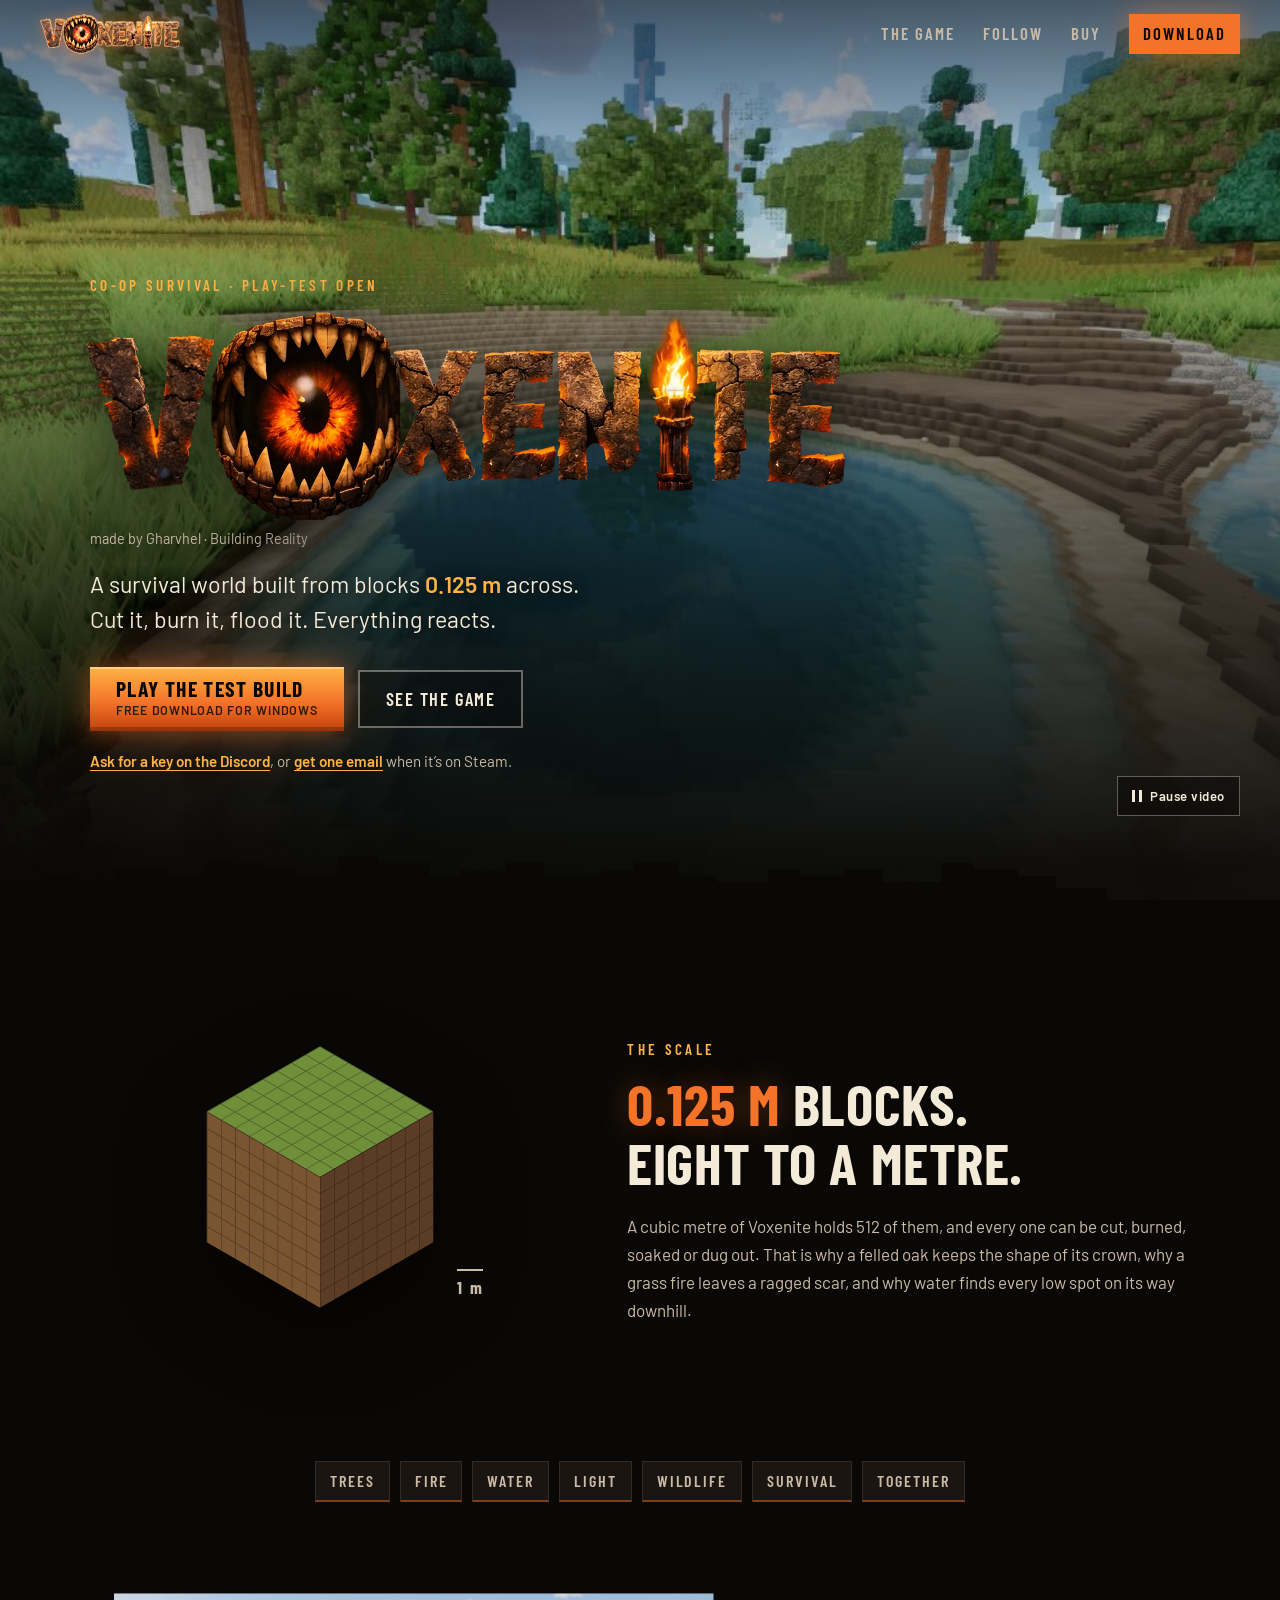
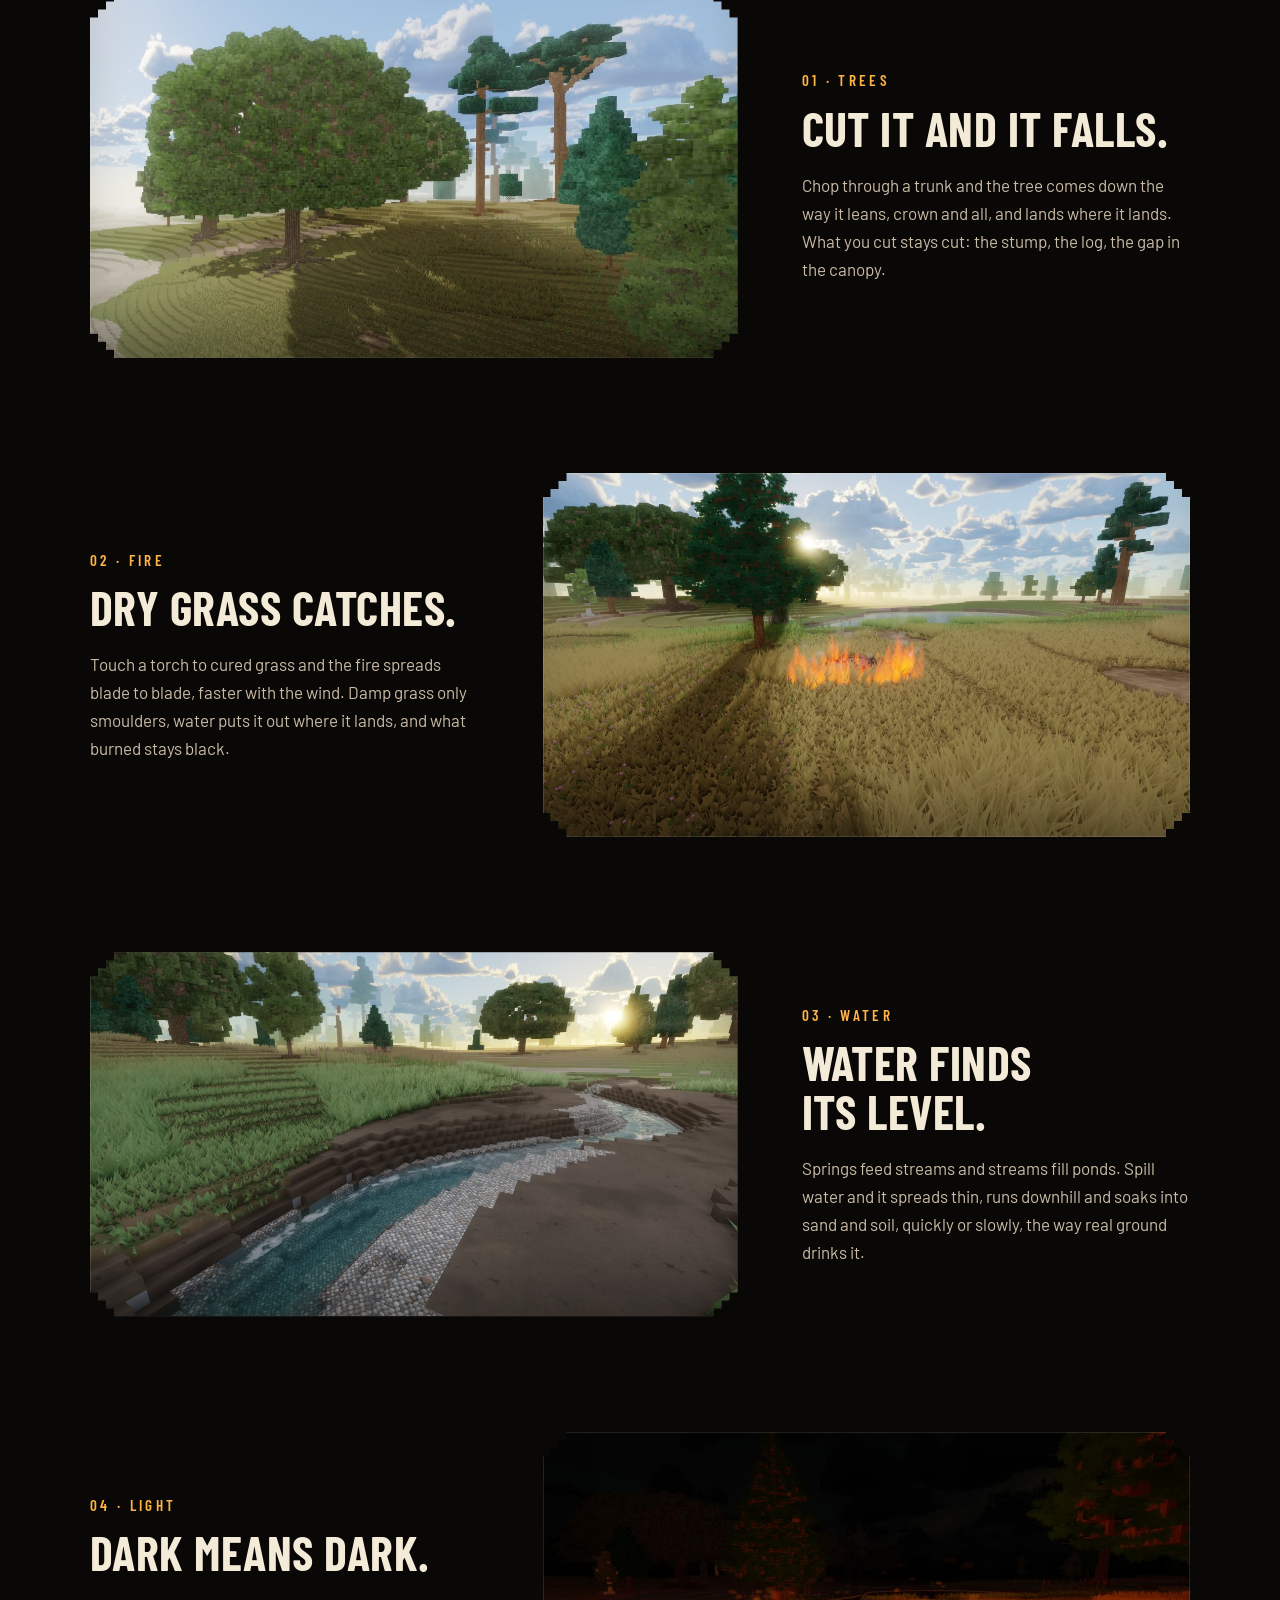
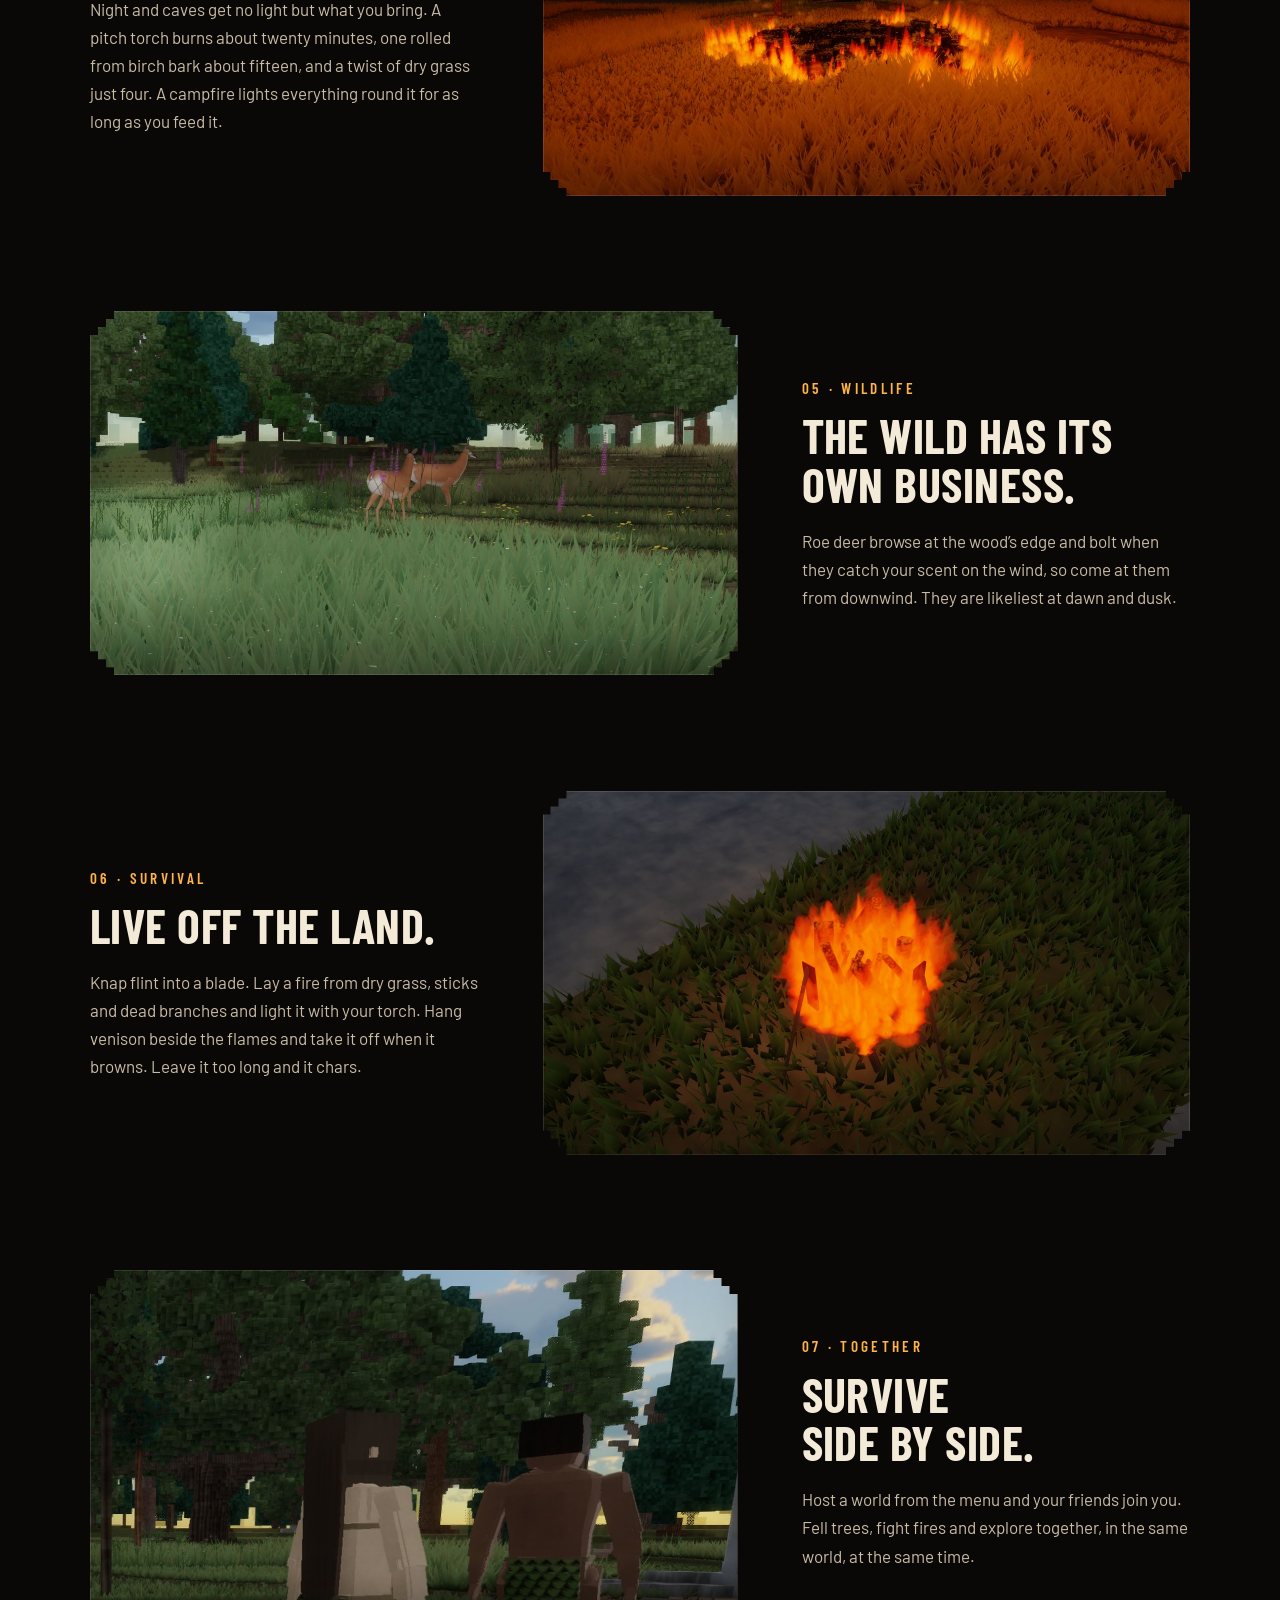
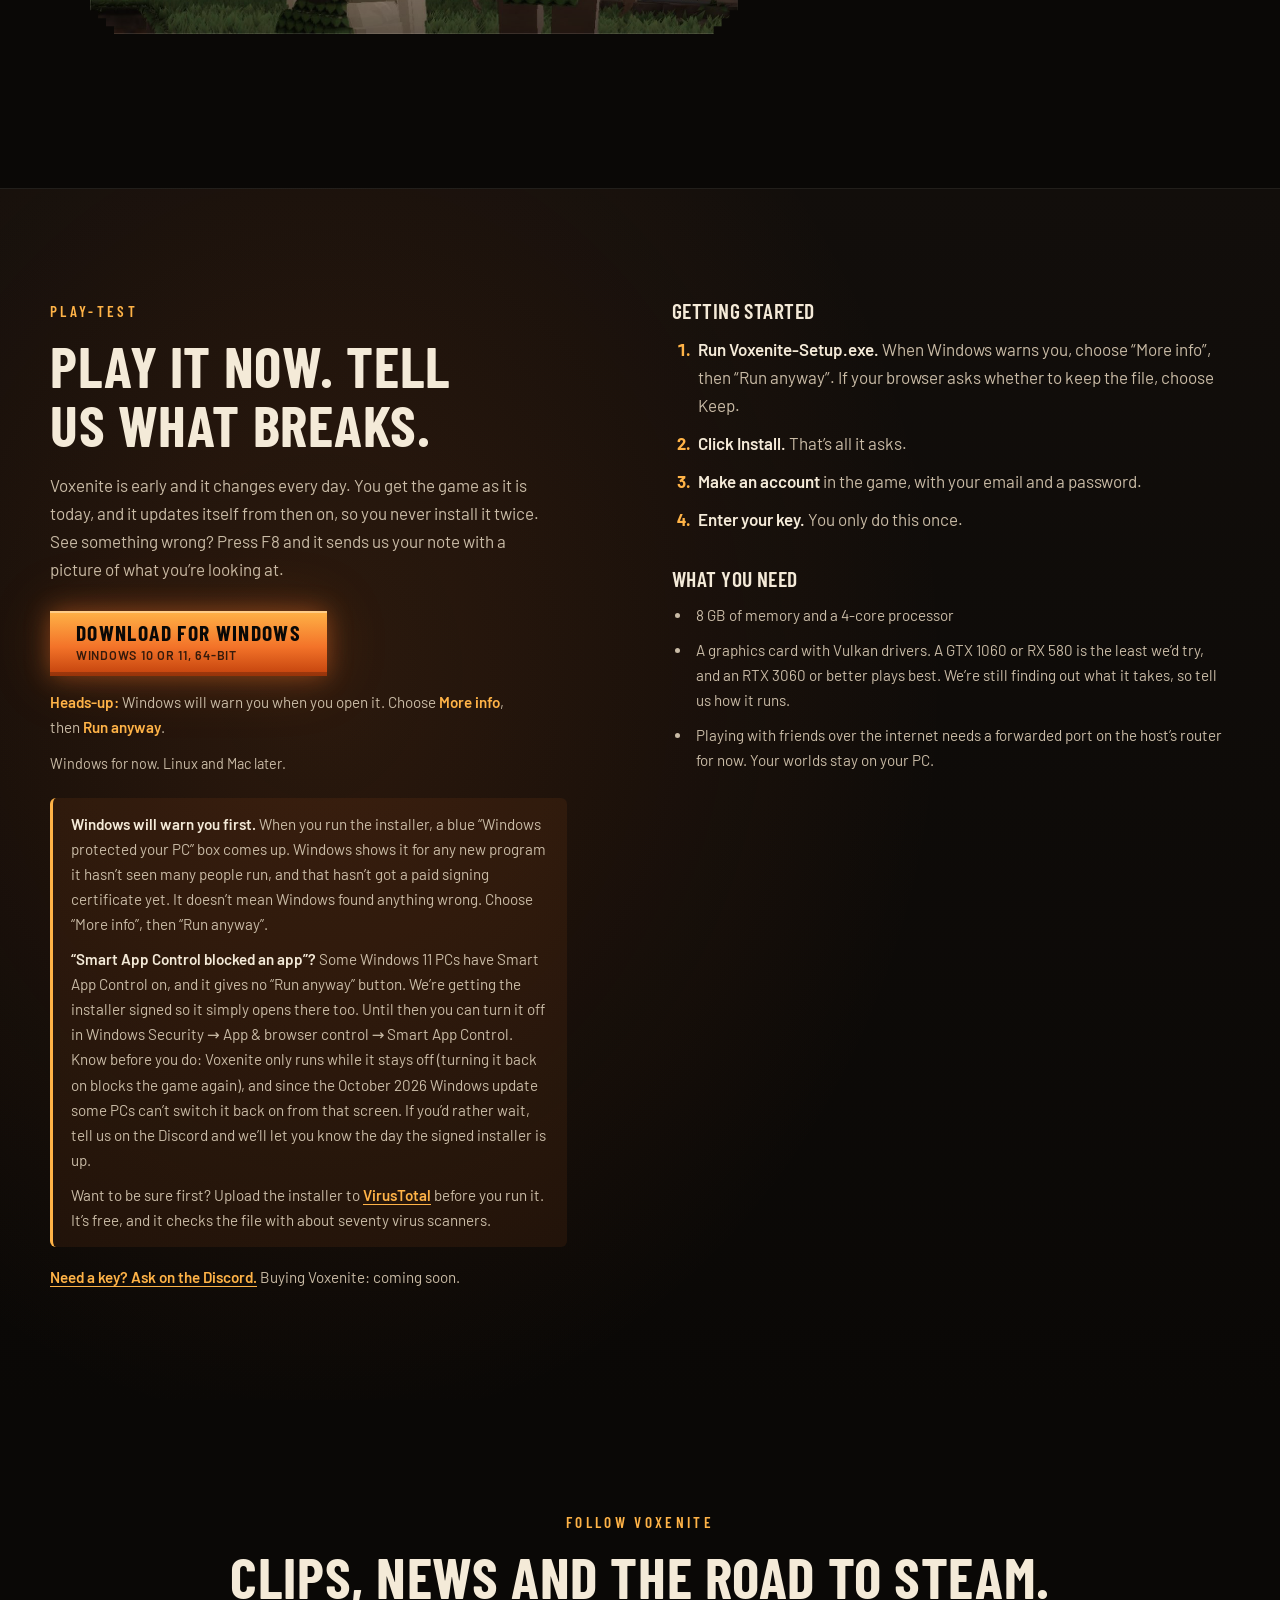
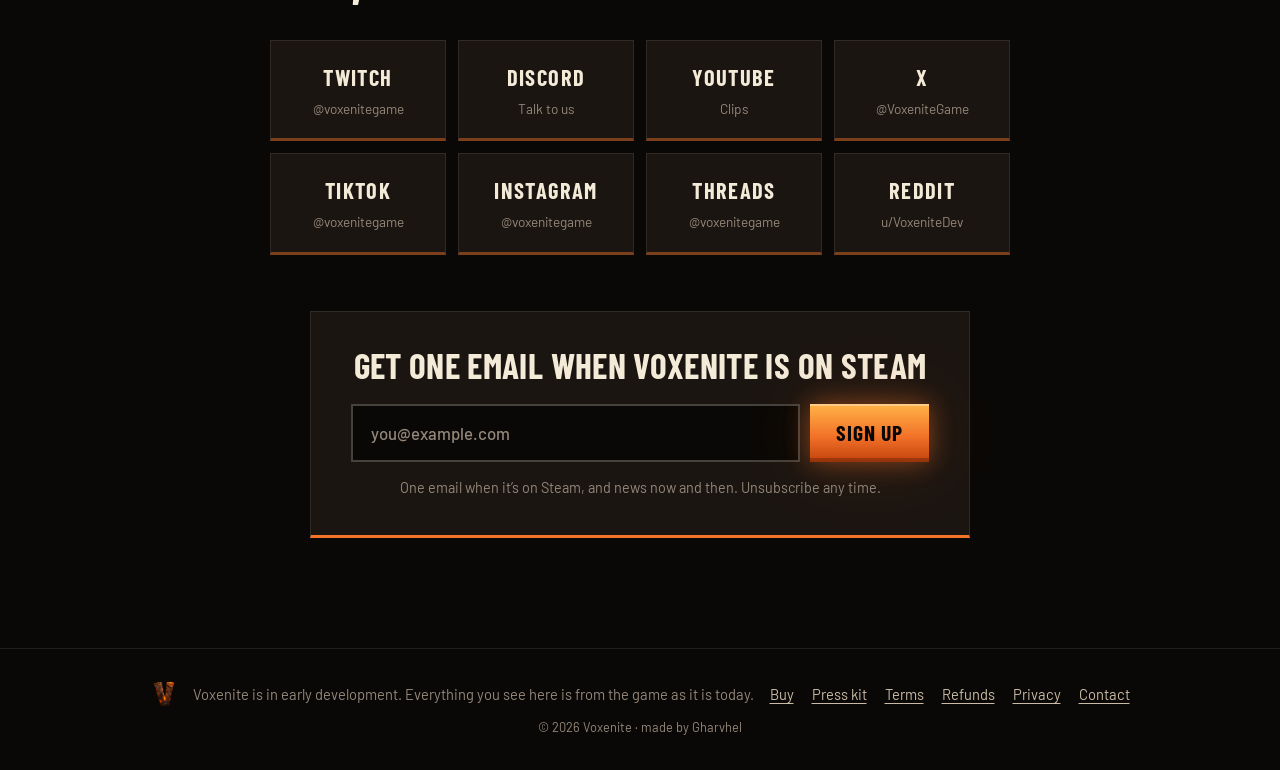
<file: index.html>
<!doctype html>
<html lang="en">
<head>
  <meta charset="utf-8">
  <meta name="viewport" content="width=device-width, initial-scale=1">
  <title>Voxenite</title>
  <meta name="description" content="A co-op survival game where the whole world works like the real one. Trees fall the way they lean, grass fire runs with the wind, water finds its level and the dark is dark.">
  <meta name="theme-color" content="#0a0806">
  <meta property="og:type" content="website">
  <meta property="og:title" content="Voxenite">
  <meta property="og:description" content="A realistic co-op survival world built from blocks 0.125 m across. Cut it, burn it, flood it. Everything reacts.">
  <meta property="og:url" content="https://voxenite.com/">
  <meta property="og:image" content="https://voxenite.com/media/og.jpg">
  <meta property="og:image:width" content="1200">
  <meta property="og:image:height" content="630">
  <meta property="og:image:alt" content="A grass fire spreads through a dry meadow at golden hour in Voxenite">
  <meta name="twitter:card" content="summary_large_image">
  <link rel="icon" type="image/png" href="icon.png">
  <link rel="preload" as="image" href="media/hero-pond.jpg" fetchpriority="high">
  <link rel="preconnect" href="https://fonts.googleapis.com">
  <link rel="preconnect" href="https://fonts.gstatic.com" crossorigin>
  <link rel="stylesheet" href="https://fonts.googleapis.com/css2?family=Barlow+Condensed:wght@500;600;700&family=Barlow:wght@400;500;600&display=swap">
  <link rel="stylesheet" href="styles.css">
  <script data-goatcounter="https://voxenite.goatcounter.com/count" async src="https://gc.zgo.at/count.js"></script>
  <script src="count.js" defer></script>
</head>
<body>

<a class="skip" href="#main">Skip to the content</a>

<header class="top" id="top">
  <a class="brand" href="./" aria-label="Voxenite home">
    <img class="brand-word" src="media/wordmark-eye-header.webp" alt="Voxenite" width="280" height="80">
  </a>
  <nav aria-label="Sections">
    <a class="nav-opt" href="#game">The game</a>
    <a class="nav-opt" href="#follow">Follow</a>
    <a href="buy.html">Buy</a>
    <a class="nav-live" href="#download">Download</a>
  </nav>
</header>

<main id="main">

  <section class="hero" aria-labelledby="hero-title">
    <video class="hero-video" muted loop playsinline preload="none"
           poster="media/hero-pond.jpg" aria-hidden="true" data-src="media/hero-pond.mp4"></video>
    <div class="hero-shade" aria-hidden="true"></div>
    <div class="embers" aria-hidden="true">
      <i></i><i></i><i></i><i></i><i></i><i></i><i></i><i></i><i></i><i></i><i></i><i></i>
    </div>

    <div class="hero-inner">
      <p class="eyebrow">Co-op survival &middot; play-test open</p>
      <h1 id="hero-title">
        <img class="hero-word" src="media/wordmark-eye.webp" alt="Voxenite" width="1520" height="418" fetchpriority="high">
      </h1>
      <p class="made-by">made by Gharvhel &middot; Building Reality</p>
      <p class="hero-line">A survival world built from blocks <strong>0.125&nbsp;m</strong> across.<br>
        Cut it, burn it, flood it. Everything reacts.</p>
      <div class="cta">
        <a class="btn btn-ember" href="#download">
          <span class="btn-label">Play the test build</span>
          <span class="btn-sub">Free download for Windows</span>
        </a>
        <a class="btn btn-ghost" href="#game">See the game</a>
      </div>
      <p class="soon"><a href="https://discord.gg/dFGptHET6g" rel="noopener">Ask for a key on the Discord</a>,
        or <a href="#signup">get one email</a> when it&rsquo;s on Steam.</p>
    </div>

    <button class="motion-toggle" type="button" id="motion-toggle" aria-pressed="false" hidden>
      <span class="motion-icon" aria-hidden="true"></span><span class="motion-label">Pause video</span>
    </button>

    <svg class="horizon" viewBox="0 0 1600 64" preserveAspectRatio="none" aria-hidden="true">
      <path d="M0 64V40h48v-8h56v8h40v-16h64v8h48v-16h72v8h40v8h56v-24h48v8h64v16h40v-8h56v-8h48v16h72V24h40v-8h56v16h48v8h64v-16h40v8h56v-8h48v16h72v-24h40v8h56v8h48v16h64V64Z" fill="currentColor"/>
    </svg>
  </section>

  <section class="scale" aria-labelledby="scale-title">
    <div class="scale-art" aria-hidden="true">
      <svg viewBox="0 0 260 240" class="cube">
        <defs>
          <pattern id="grid-top" width="12.5" height="12.5" patternUnits="userSpaceOnUse">
            <path d="M12.5 0H0V12.5" fill="none" stroke="rgba(10,8,6,.45)" stroke-width="1"/>
          </pattern>
        </defs>
        <g transform="translate(130 20)">
          <g transform="matrix(0.866 0.5 -0.866 0.5 0 0)">
            <rect width="100" height="100" fill="#6f8f3a"/>
            <rect width="100" height="100" fill="url(#grid-top)"/>
          </g>
          <g transform="matrix(0.866 0.5 0 1 -86.6 50)">
            <rect width="100" height="100" fill="#7a5532"/>
            <rect width="100" height="100" fill="url(#grid-top)"/>
          </g>
          <g transform="matrix(0.866 -0.5 0 1 0 100)">
            <rect width="100" height="100" fill="#5a3d24"/>
            <rect width="100" height="100" fill="url(#grid-top)"/>
          </g>
        </g>
      </svg>
      <span class="scale-tag">1 m</span>
    </div>
    <div class="scale-copy">
      <p class="eyebrow">The scale</p>
      <h2 id="scale-title"><span class="big">0.125 m</span> blocks. Eight to a metre.</h2>
      <p>A cubic metre of Voxenite holds 512 of them, and every one can be cut, burned, soaked or dug out.
        That is why a felled oak keeps the shape of its crown, why a grass fire leaves a ragged scar,
        and why water finds every low spot on its way downhill.</p>
    </div>
  </section>

  <section class="features" id="game" aria-labelledby="game-title">
    <h2 class="visually-hidden" id="game-title">The game</h2>
    <nav class="topics" aria-label="What's in the game">
      <a href="#trees">Trees</a><a href="#fire">Fire</a><a href="#water">Water</a><a href="#light">Light</a><a href="#wild">Wildlife</a><a href="#survive">Survival</a><a href="#together">Together</a>
    </nav>

    <article class="feature" id="trees" aria-labelledby="trees-title">
      <!-- Slot: felling clip -->
      <figure class="clip">
        <img src="media/lone-oak.jpg" width="1280" height="720" loading="lazy" decoding="async"
             alt="A broad oak stands alone on a grassy rise, Scots pines beyond it, in the afternoon sun">
      </figure>
      <div class="feature-copy">
        <p class="num">01 &middot; Trees</p>
        <h3 id="trees-title">Cut it and it falls.</h3>
        <p>Chop through a trunk and the tree comes down the way it leans, crown and all, and lands where it lands.
          What you cut stays cut: the stump, the log, the gap in the canopy.</p>
      </div>
    </article>

    <article class="feature flip" id="fire" aria-labelledby="fire-title">
      <figure class="clip">
        <video muted loop playsinline preload="none" poster="media/grass-fire.jpg" width="1280" height="720">
          <source src="media/grass-fire.mp4" type="video/mp4">
        </video>
        <figcaption class="visually-hidden">One tuft of dry grass catches at golden hour, and the fire spreads out through the meadow in a ring, leaving black ground behind it.</figcaption>
      </figure>
      <div class="feature-copy">
        <p class="num">02 &middot; Fire</p>
        <h3 id="fire-title">Dry grass catches.</h3>
        <p>Touch a torch to cured grass and the fire spreads blade to blade, faster with the wind.
          Damp grass only smoulders, water puts it out where it lands, and what burned stays black.</p>
      </div>
    </article>

    <article class="feature" id="water" aria-labelledby="water-title">
      <figure class="clip">
        <video muted loop playsinline preload="none" poster="media/stream-dawn.jpg" width="1280" height="720">
          <source src="media/stream-dawn.mp4" type="video/mp4">
        </video>
        <figcaption class="visually-hidden">A stream runs over pebbles between earth banks through a meadow at dawn.</figcaption>
      </figure>
      <div class="feature-copy">
        <p class="num">03 &middot; Water</p>
        <h3 id="water-title">Water finds its level.</h3>
        <p>Springs feed streams and streams fill ponds. Spill water and it spreads thin, runs downhill
          and soaks into sand and soil, quickly or slowly, the way real ground drinks it.</p>
      </div>
    </article>

    <!-- Slot: cave by torchlight clip -->
    <article class="feature flip" id="light" aria-labelledby="light-title">
      <figure class="clip">
        <img src="media/night-fire.jpg" width="1280" height="720" loading="lazy" decoding="async"
             alt="A grass fire at night lights the meadow and the trees around it, the only light in the dark">
      </figure>
      <div class="feature-copy">
        <p class="num">04 &middot; Light</p>
        <h3 id="light-title">Dark means dark.</h3>
        <p>Night and caves get no light but what you bring. A pitch torch burns about twenty minutes,
          one rolled from birch bark about fifteen, and a twist of dry grass just four.
          A campfire lights everything round it for as long as you feed it.</p>
      </div>
    </article>

    <article class="feature" id="wild" aria-labelledby="wild-title">
      <figure class="clip">
        <img src="media/roe-deer.jpg" width="1280" height="720" loading="lazy" decoding="async"
             alt="Two roe deer stand in a meadow at the edge of a wood in the early light">
      </figure>
      <div class="feature-copy">
        <p class="num">05 &middot; Wildlife</p>
        <h3 id="wild-title">The wild has its own business.</h3>
        <p>Roe deer browse at the wood&rsquo;s edge and bolt when they catch your scent on the wind,
          so come at them from downwind. They are likeliest at dawn and dusk.</p>
      </div>
    </article>

    <!-- Slot: knapping and cooking clip -->
    <article class="feature flip" id="survive" aria-labelledby="survive-title">
      <figure class="clip">
        <img src="media/campfire.jpg" width="1280" height="720" loading="lazy" decoding="async"
             alt="A campfire laid from sticks burns on the grass, strips of venison cooking on green sticks in its flames">
      </figure>
      <div class="feature-copy">
        <p class="num">06 &middot; Survival</p>
        <h3 id="survive-title">Live off the land.</h3>
        <p>Knap flint into a blade. Lay a fire from dry grass, sticks and dead branches and light it with your torch.
          Hang venison beside the flames and take it off when it browns. Leave it too long and it chars.</p>
      </div>
    </article>

    <!-- Slot: co-op clip -->
    <article class="feature" id="together" aria-labelledby="together-title">
      <figure class="clip">
        <img src="media/together.jpg" width="1280" height="720" loading="lazy" decoding="async"
             alt="Two players, a woman and a man, walk together toward a wood at dusk">
      </figure>
      <div class="feature-copy">
        <p class="num">07 &middot; Together</p>
        <h3 id="together-title">Survive side by side.</h3>
        <p>Host a world from the menu and your friends join you. Fell trees, fight fires and explore together,
          in the same world, at the same time.</p>
      </div>
    </article>

  </section>

  <section class="download" id="download" aria-labelledby="download-title">
    <div class="download-inner">
      <div class="download-copy">
        <p class="eyebrow">Play-test</p>
        <h2 id="download-title">Play it now. Tell us what breaks.</h2>
        <p>Voxenite is early and it changes every day. You get the game as it is today, and it updates itself
          from then on, so you never install it twice. See something wrong? Press F8 and it sends us your note with a picture of what you&rsquo;re looking at.</p>
        <a class="btn btn-ember" href="https://github.com/gharvhel/voxenite-releases/releases/latest/download/Voxenite-Setup.exe">
          <span class="btn-label">Download for Windows</span>
          <span class="btn-sub">Windows 10 or 11, 64-bit</span>
        </a>
        <p class="download-heads-up"><strong>Heads-up:</strong> Windows will warn you when you open it. Choose <strong>More info</strong>, then <strong>Run anyway</strong>.</p>
        <p class="download-platforms">Windows for now. Linux and Mac later.</p>
        <div class="download-warn" role="note">
          <p><strong>Windows will warn you first.</strong> When you run the installer, a blue
            &ldquo;Windows protected your PC&rdquo; box comes up. Windows shows it for any new program it hasn&rsquo;t
            seen many people run, and that hasn&rsquo;t got a paid signing certificate yet. It doesn&rsquo;t mean
            Windows found anything wrong. Choose &ldquo;More info&rdquo;, then &ldquo;Run anyway&rdquo;.</p>
          <p><strong>&ldquo;Smart App Control blocked an app&rdquo;?</strong> Some Windows&nbsp;11 PCs have Smart App
            Control on, and it gives no &ldquo;Run anyway&rdquo; button. We&rsquo;re getting the installer signed so
            it simply opens there too. Until then you can turn it off in Windows Security &rarr; App &amp; browser
            control &rarr; Smart App Control. Know before you do: Voxenite only runs while it stays off (turning it
            back on blocks the game again), and since the October 2026 Windows update some PCs can&rsquo;t switch it
            back on from that screen. If you&rsquo;d rather wait, tell us on the Discord and we&rsquo;ll let you know
            the day the signed installer is up.</p>
          <p>Want to be sure first? Upload the installer to <a href="https://www.virustotal.com/" rel="noopener">VirusTotal</a>
            before you run it. It&rsquo;s free, and it checks the file with about seventy virus scanners.</p>
        </div>
        <p class="download-buy"><a href="https://discord.gg/dFGptHET6g" rel="noopener">Need a key? Ask on the Discord.</a>
          Buying Voxenite: coming soon.</p>
      </div>
      <div class="download-how">
        <h3>Getting started</h3>
        <ol class="download-steps">
          <li><strong>Run Voxenite-Setup.exe.</strong> When Windows warns you, choose &ldquo;More info&rdquo;,
            then &ldquo;Run anyway&rdquo;. If your browser asks whether to keep the file, choose Keep.</li>
          <li><strong>Click Install.</strong> That&rsquo;s all it asks.</li>
          <li><strong>Make an account</strong> in the game, with your email and a password.</li>
          <li><strong>Enter your key.</strong> You only do this once.</li>
        </ol>
        <h3>What you need</h3>
        <ul class="download-needs">
          <li>8 GB of memory and a 4-core processor</li>
          <li>A graphics card with Vulkan drivers. A GTX 1060 or RX 580 is the least we&rsquo;d try, and an RTX 3060 or better plays best. We&rsquo;re still finding out what it takes, so tell us how it runs.</li>
          <li>Playing with friends over the internet needs a forwarded port on the host&rsquo;s router for now. Your worlds stay on your PC.</li>
        </ul>
      </div>
    </div>
  </section>

  <section class="follow" id="follow" aria-labelledby="follow-title">
    <p class="eyebrow">Follow Voxenite</p>
    <h2 id="follow-title">Clips, news and the road to Steam.</h2>
    <ul class="follow-links">
      <li><a href="https://www.twitch.tv/voxenitegame" rel="noopener"><span>Twitch</span><small>@voxenitegame</small></a></li>
      <li><a href="https://discord.gg/dFGptHET6g" rel="noopener"><span>Discord</span><small>Talk to us</small></a></li>
      <li><a href="https://www.youtube.com/@voxenitegame" rel="noopener"><span>YouTube</span><small>Clips</small></a></li>
      <li><a href="https://x.com/VoxeniteGame" rel="noopener"><span>X</span><small>@VoxeniteGame</small></a></li>
      <li><a href="https://www.tiktok.com/@voxenitegame" rel="noopener"><span>TikTok</span><small>@voxenitegame</small></a></li>
      <li><a href="https://www.instagram.com/voxenitegame" rel="noopener"><span>Instagram</span><small>@voxenitegame</small></a></li>
      <li><a href="https://www.threads.com/@voxenitegame" rel="noopener"><span>Threads</span><small>@voxenitegame</small></a></li>
      <li><a href="https://www.reddit.com/user/VoxeniteDev" rel="noopener"><span>Reddit</span><small>u/VoxeniteDev</small></a></li>
    </ul>

    <form class="signup" id="signup" action="https://app.kit.com/forms/9998948/subscriptions" method="post"
          aria-labelledby="signup-title">
      <h3 id="signup-title">Get one email when Voxenite is on Steam</h3>
      <div class="signup-row">
        <label class="visually-hidden" for="signup-email">Email address</label>
        <input id="signup-email" type="email" name="email_address" placeholder="you@example.com"
               autocomplete="email" required aria-describedby="signup-note">
        <button class="btn btn-ember" type="submit"><span class="btn-label">Sign up</span></button>
      </div>
      <p class="signup-note" id="signup-note">One email when it&rsquo;s on Steam, and news now and then. Unsubscribe any time.</p>
    </form>
  </section>

</main>

<dialog class="dl-guide" id="dl-guide" aria-labelledby="dl-guide-title">
  <form method="dialog" class="dl-guide-inner">
    <p class="eyebrow">Your download has started</p>
    <h2 id="dl-guide-title">Before you open it</h2>
    <p class="dl-guide-lead">Windows warns about every new game that isn&rsquo;t widely known yet. Here&rsquo;s what you&rsquo;ll see and what to press.</p>
    <ol class="dl-guide-steps">
      <li><strong>Open Voxenite-Setup.exe</strong> from your downloads. If the browser asks whether to keep it, choose <strong>Keep</strong>.</li>
      <li><strong>A blue &ldquo;Windows protected your PC&rdquo; box comes up.</strong> Press <strong>More info</strong>, then <strong>Run anyway</strong>.
        <div class="dl-guide-picture" aria-hidden="true">
          <span class="dl-pic-title">Windows protected your PC</span>
          <span class="dl-pic-text">Microsoft Defender SmartScreen prevented an unrecognized app from starting&hellip;</span>
          <span class="dl-pic-link">More info</span>
          <span class="dl-pic-buttons"><span class="dl-pic-btn dl-pic-run">Run anyway</span><span class="dl-pic-btn">Don&rsquo;t run</span></span>
        </div>
        <span class="dl-guide-note">A sketch of the box. Run anyway only shows once you press More info.</span></li>
      <li><strong>Click Install.</strong> Then make an account in the game and enter your key.</li>
    </ol>
    <div class="dl-guide-sac">
      <p><strong>&ldquo;Smart App Control blocked an app&rdquo; with no Run anyway?</strong> Some Windows&nbsp;11 PCs block new apps outright. We&rsquo;re getting the installer signed so it opens there too. <a href="#download" data-close>Read the options</a> or ask us on the <a href="https://discord.gg/dFGptHET6g" rel="noopener">Discord</a>.</p>
    </div>
    <button class="btn btn-ember dl-guide-ok" value="ok"><span class="btn-label">Got it</span></button>
  </form>
</dialog>

<script src="download_help.js" defer></script>

<footer>
  <img src="icon.png" alt="" width="26" height="26">
  <p>Voxenite is in early development. Everything you see here is from the game as it is today.</p>
  <p class="foot-links"><a href="buy.html">Buy</a> <a href="press.html">Press kit</a> <a href="terms.html">Terms</a> <a href="refund.html">Refunds</a> <a href="privacy.html">Privacy</a> <a href="mailto:voxenitegame@gmail.com">Contact</a></p>
  <p class="copy">&copy; 2026 Voxenite &middot; made by Gharvhel</p>
</footer>

<script>
  (function () {
    var mq = window.matchMedia ? window.matchMedia('(prefers-reduced-motion: reduce)') : null;
    var reduce = !!(mq && mq.matches);
    var saveData = !!(navigator.connection && navigator.connection.saveData);
    var paused = reduce;

    // The hero loop loads after the page, and never with reduced motion or Save-Data on.
    var hero = document.querySelector('.hero-video');
    var toggle = document.getElementById('motion-toggle');
    var clips = Array.prototype.slice.call(document.querySelectorAll('.clip video'));
    var visible = new Set();

    function playClip(v) { var p = v.play(); if (p && p.catch) p.catch(function () {}); }
    function setPaused(on) {
      paused = on;
      toggle.setAttribute('aria-pressed', on ? 'true' : 'false');
      toggle.querySelector('.motion-label').textContent = on ? 'Play video' : 'Pause video';
      if (on) {
        if (hero) hero.pause();
        clips.forEach(function (v) { v.pause(); });
      } else {
        if (hero && hero.src) playClip(hero);
        visible.forEach(playClip);
      }
    }

    if (hero && !reduce && !saveData) {
      var startHero = function () {
        hero.src = hero.getAttribute('data-src');
        hero.preload = 'auto';
        playClip(hero);
        toggle.hidden = false;
      };
      if (document.readyState === 'complete') startHero(); else window.addEventListener('load', startHero);
    }
    if (toggle) toggle.addEventListener('click', function () { setPaused(!paused); });

    if (!reduce && 'IntersectionObserver' in window) {
      var io = new IntersectionObserver(function (entries) {
        entries.forEach(function (e) {
          var v = e.target;
          if (e.isIntersecting) {
            visible.add(v);
            if (v.preload === 'none') { v.preload = 'auto'; v.load(); }
            if (!paused) playClip(v);
          } else {
            visible.delete(v);
            v.pause();
          }
        });
      }, { threshold: 0.35 });
      clips.forEach(function (v) { io.observe(v); });
    }

    var top = document.getElementById('top');
    var onScroll = function () { top.classList.toggle('scrolled', window.scrollY > 40); };
    window.addEventListener('scroll', onScroll, { passive: true });
    onScroll();
  })();
</script>
</body>
</html>
</file>
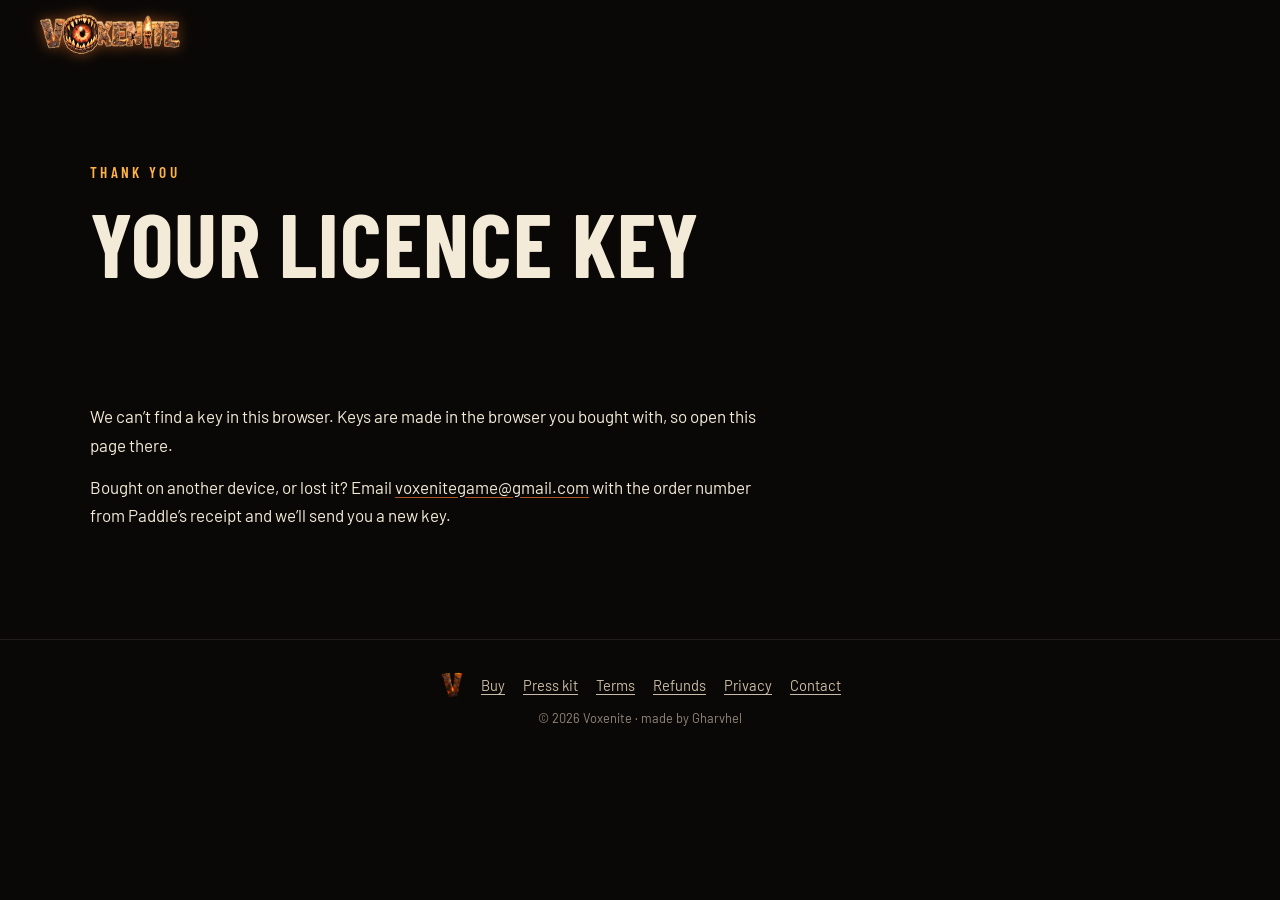
<file: bought.html>
<!doctype html>
<html lang="en">
<head>
  <meta charset="utf-8">
  <meta name="viewport" content="width=device-width, initial-scale=1">
  <title>Your key | Voxenite</title>
  <meta name="description" content="Your Voxenite licence key, after you buy the game.">
  <meta name="robots" content="noindex">
  <meta name="theme-color" content="#0a0806">
  <link rel="icon" type="image/png" href="icon.png">
  <link rel="preconnect" href="https://fonts.googleapis.com">
  <link rel="preconnect" href="https://fonts.gstatic.com" crossorigin>
  <link rel="stylesheet" href="https://fonts.googleapis.com/css2?family=Barlow+Condensed:wght@500;600;700&family=Barlow:wght@400;500;600&display=swap">
  <link rel="stylesheet" href="styles.css">
</head>
<body data-page="bought">
<header class="top" id="top">
  <a class="brand" href="./" aria-label="Voxenite home">
    <img class="brand-word" src="media/wordmark-eye-header.webp" alt="Voxenite" width="280" height="80">
  </a>
</header>

<main class="press">
  <section class="press-head" aria-labelledby="page-title">
    <p class="eyebrow">Thank you</p>
    <h1 id="page-title">Your licence key</h1>
  </section>

  <section class="press-block" id="bought-owned" hidden>
    <p class="bought-state" id="bought-owned-state" role="status"></p>
    <p>Paddle emails you a receipt with your order number.</p>
  </section>

  <section class="press-block" id="bought-found" hidden>
    <p class="bought-fell-back" id="bought-fell-back" hidden>We couldn&rsquo;t add this purchase to your game&rsquo;s account (the link from the game had run out, or that account already owns Voxenite), so here is a key for it instead. Enter it on any account, or give it to a friend.</p>
    <p class="bought-key" id="bought-key"></p>
    <p class="bought-state" id="bought-state" role="status"></p>
    <p class="bought-sandbox" id="bought-sandbox" hidden>This was a test purchase in Paddle&rsquo;s sandbox. No money changed hands, and the key is a tester&rsquo;s.</p>
    <div class="cta">
      <button class="btn btn-ember" type="button" id="bought-copy"><span class="btn-label">Copy the key</span><span class="btn-sub" id="bought-copy-note">Paste it in the game</span></button>
      <a class="btn btn-ghost" id="bought-save" href="#">Save it as a file</a>
    </div>
    <p><strong>Keep this key.</strong> It is only in this browser and on this page, so copy it or save it now. Paddle emails you a receipt with your order number.</p>
    <h2>Start playing</h2>
    <ol class="download-steps">
      <li><strong><a href="https://github.com/gharvhel/voxenite-releases/releases/latest/download/Voxenite-Setup.exe">Download Voxenite-Setup.exe</a></strong> and run it. When Windows warns you, choose &ldquo;More info&rdquo;, then &ldquo;Run anyway&rdquo;.</li>
      <li><strong>Click Install.</strong> The game starts by itself.</li>
      <li><strong>Make an account</strong> in the game with your email and a password, and paste the key in the Licence Key box. Already have an account? Sign in and choose Enter Licence Key.</li>
    </ol>
  </section>

  <section class="press-block" id="bought-missing">
    <p>We can&rsquo;t find a key in this browser. Keys are made in the browser you bought with, so open this page there.</p>
    <p>Bought on another device, or lost it? Email <a href="mailto:voxenitegame@gmail.com">voxenitegame@gmail.com</a> with the order number from Paddle&rsquo;s receipt and we&rsquo;ll send you a new key.</p>
  </section>
</main>

<footer>
  <img src="icon.png" alt="" width="26" height="26">
  <p class="foot-links"><a href="buy.html">Buy</a> <a href="press.html">Press kit</a> <a href="terms.html">Terms</a> <a href="refund.html">Refunds</a> <a href="privacy.html">Privacy</a> <a href="mailto:voxenitegame@gmail.com">Contact</a></p>
  <p class="copy">&copy; 2026 Voxenite &middot; made by Gharvhel</p>
</footer>

<script src="checkout.js"></script>
</body>
</html>
</file>
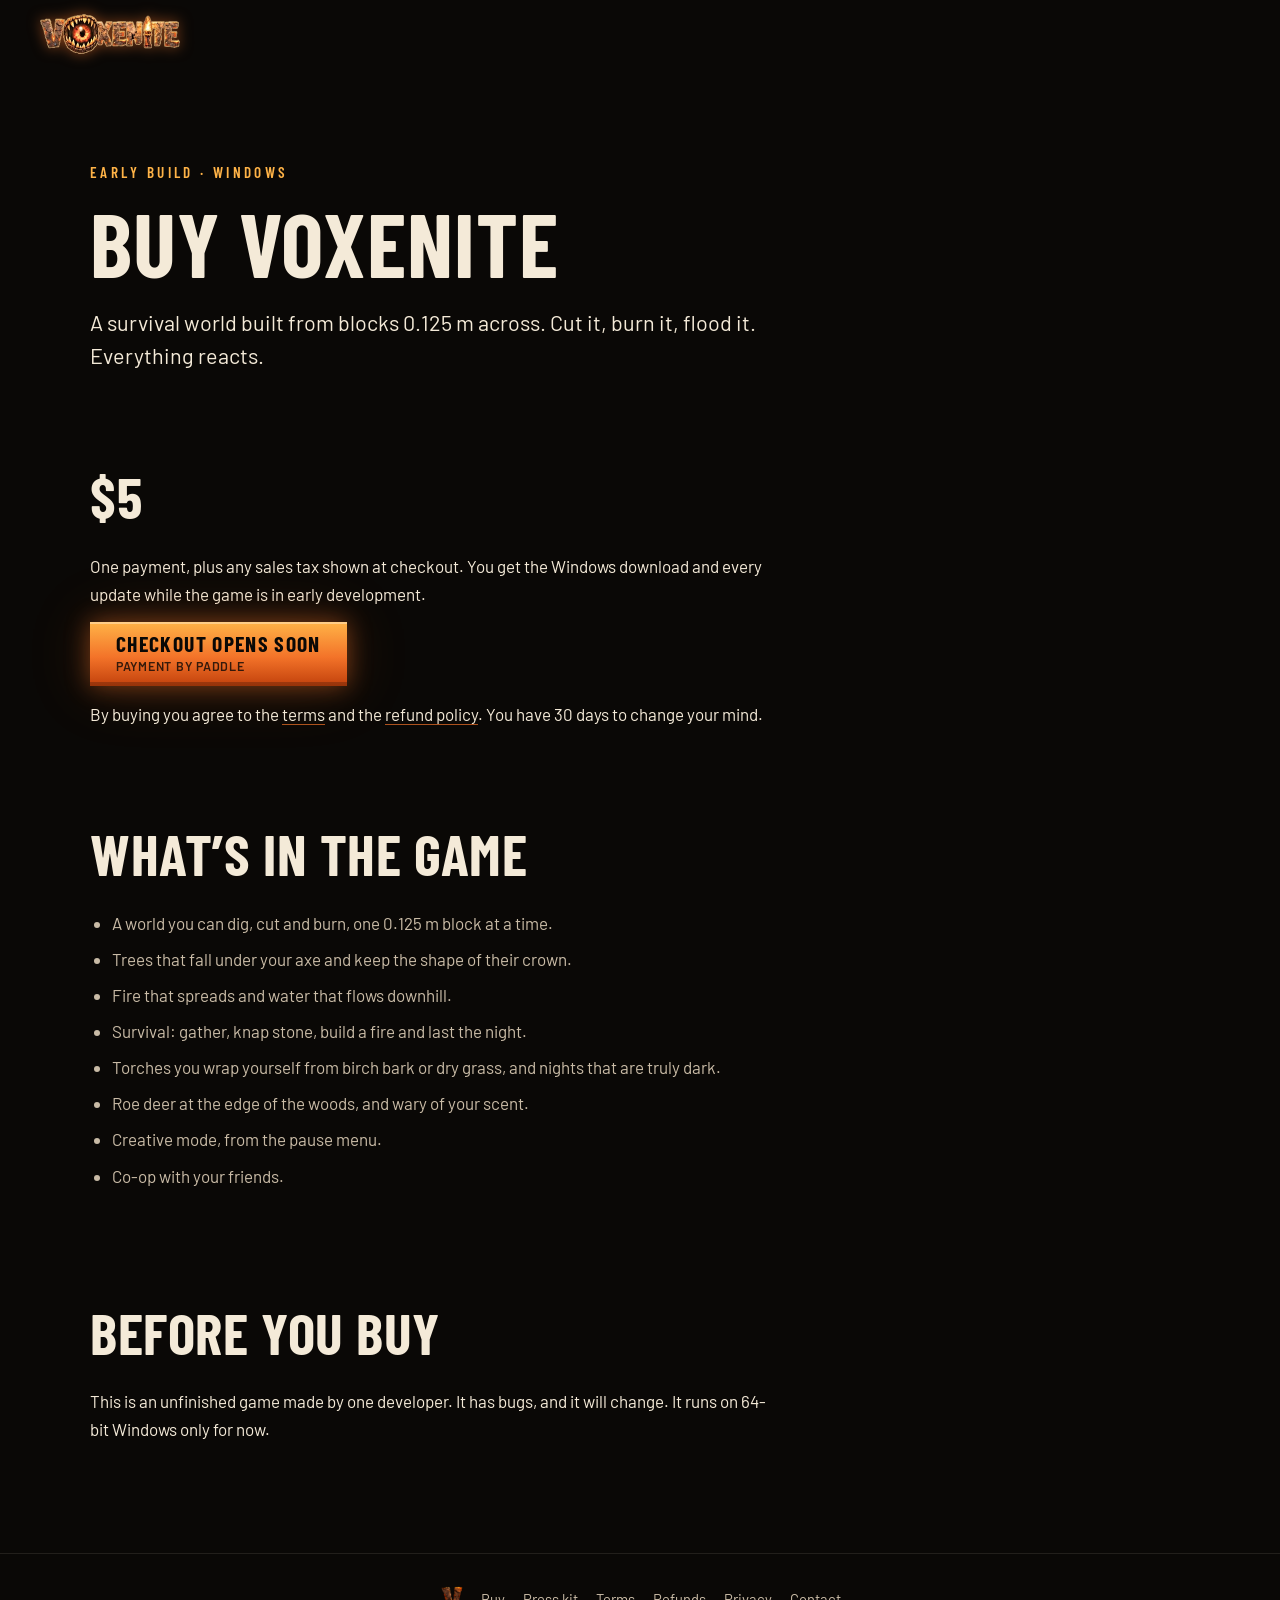
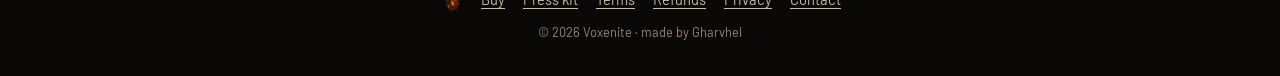
<file: buy.html>
<!doctype html>
<html lang="en">
<head>
  <meta charset="utf-8">
  <meta name="viewport" content="width=device-width, initial-scale=1">
  <title>Buy | Voxenite</title>
  <meta name="description" content="Buy Voxenite for Windows: a co-op survival game in early development.">
  <meta name="theme-color" content="#0a0806">
  <link rel="icon" type="image/png" href="icon.png">
  <link rel="preconnect" href="https://fonts.googleapis.com">
  <link rel="preconnect" href="https://fonts.gstatic.com" crossorigin>
  <link rel="stylesheet" href="https://fonts.googleapis.com/css2?family=Barlow+Condensed:wght@500;600;700&family=Barlow:wght@400;500;600&display=swap">
  <link rel="stylesheet" href="styles.css">
  <script data-goatcounter="https://voxenite.goatcounter.com/count" async src="https://gc.zgo.at/count.js"></script>
  <script src="count.js" defer></script>
</head>
<body data-page="buy">
<header class="top" id="top">
  <a class="brand" href="./" aria-label="Voxenite home">
    <img class="brand-word" src="media/wordmark-eye-header.webp" alt="Voxenite" width="280" height="80">
  </a>
</header>

<main class="press">
  <section class="press-head" aria-labelledby="page-title">
    <p class="eyebrow">Early build &middot; Windows</p>
    <h1 id="page-title">Buy Voxenite</h1>
    <p class="press-lead">A survival world built from blocks 0.125&nbsp;m across. Cut it, burn it, flood it. Everything reacts.</p>
  </section>

  <section class="press-block">
    <h2>$5</h2>
    <p>One payment, plus any sales tax shown at checkout. You get the Windows download and every update while the game is in early development.</p>
    <p><span class="btn btn-ember" id="buy-button" aria-disabled="true"><span class="btn-label">Checkout opens soon</span><span class="btn-sub">Payment by Paddle</span></span></p>
    <p class="buy-for-account" id="buy-gate-shut" hidden>We&rsquo;re letting a first group of players try Voxenite for free before anyone pays. Buying opens once they have. Want in? Ask for a free key on our channels.</p>
    <p class="buy-for-account" id="buy-early" hidden><strong>Early alpha:</strong> rough edges, updates every week. Not for you? A full refund within 30 days.</p>
    <p class="buy-for-account" id="buy-for-account" hidden>Buying for the game account <strong id="buy-account"></strong>. It gets Voxenite as soon as you pay: no key to type. <button class="link-button" type="button" id="buy-not-mine">Not your account? Buy a key instead</button></p>
    <p class="buy-for-account" id="buy-key-instead" hidden>You&rsquo;ll get a key on the next page, for any account.</p>
    <p class="buy-for-account" id="buy-claim-gone" hidden>The link from your game has run out or was used, so you&rsquo;ll get a key on the next page instead. To buy for your account, press Buy Voxenite in the game again.</p>
    <p>By buying you agree to the <a href="terms.html">terms</a> and the <a href="refund.html">refund policy</a>. You have 30 days to change your mind.</p>
  </section>

  <section class="press-block">
    <h2>What&rsquo;s in the game</h2>
    <ul>
      <li>A world you can dig, cut and burn, one 0.125&nbsp;m block at a time.</li>
      <li>Trees that fall under your axe and keep the shape of their crown.</li>
      <li>Fire that spreads and water that flows downhill.</li>
      <li>Survival: gather, knap stone, build a fire and last the night.</li>
      <li>Torches you wrap yourself from birch bark or dry grass, and nights that are truly dark.</li>
      <li>Roe deer at the edge of the woods, and wary of your scent.</li>
      <li>Creative mode, from the pause menu.</li>
      <li>Co-op with your friends.</li>
    </ul>
  </section>

  <section class="press-block">
    <h2>Before you buy</h2>
    <p>This is an unfinished game made by one developer. It has bugs, and it will change. It runs on 64-bit Windows only for now.</p>
  </section>

</main>

<footer>
  <img src="icon.png" alt="" width="26" height="26">
  <p class="foot-links"><a href="buy.html">Buy</a> <a href="press.html">Press kit</a> <a href="terms.html">Terms</a> <a href="refund.html">Refunds</a> <a href="privacy.html">Privacy</a> <a href="mailto:voxenitegame@gmail.com">Contact</a></p>
  <p class="copy">&copy; 2026 Voxenite &middot; made by Gharvhel</p>
</footer>

<script src="checkout.js"></script>
</body>
</html>
</file>
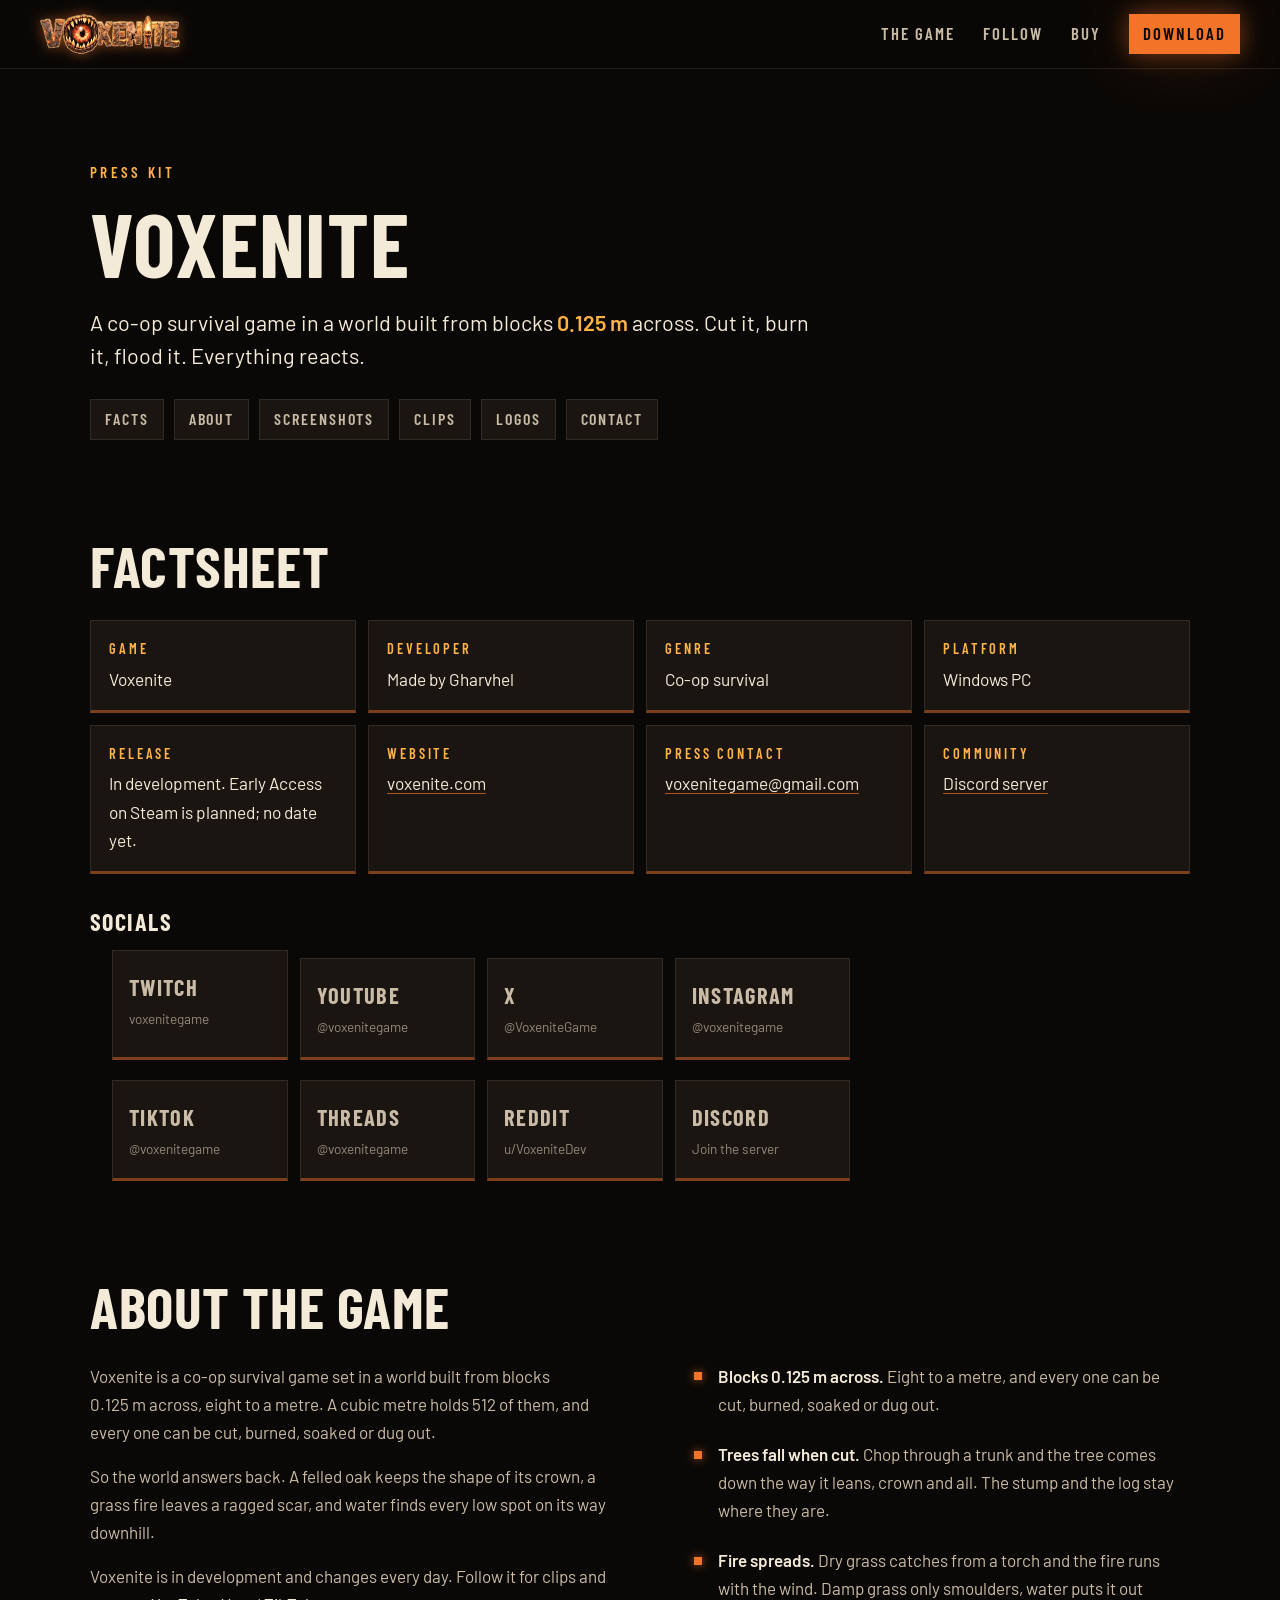
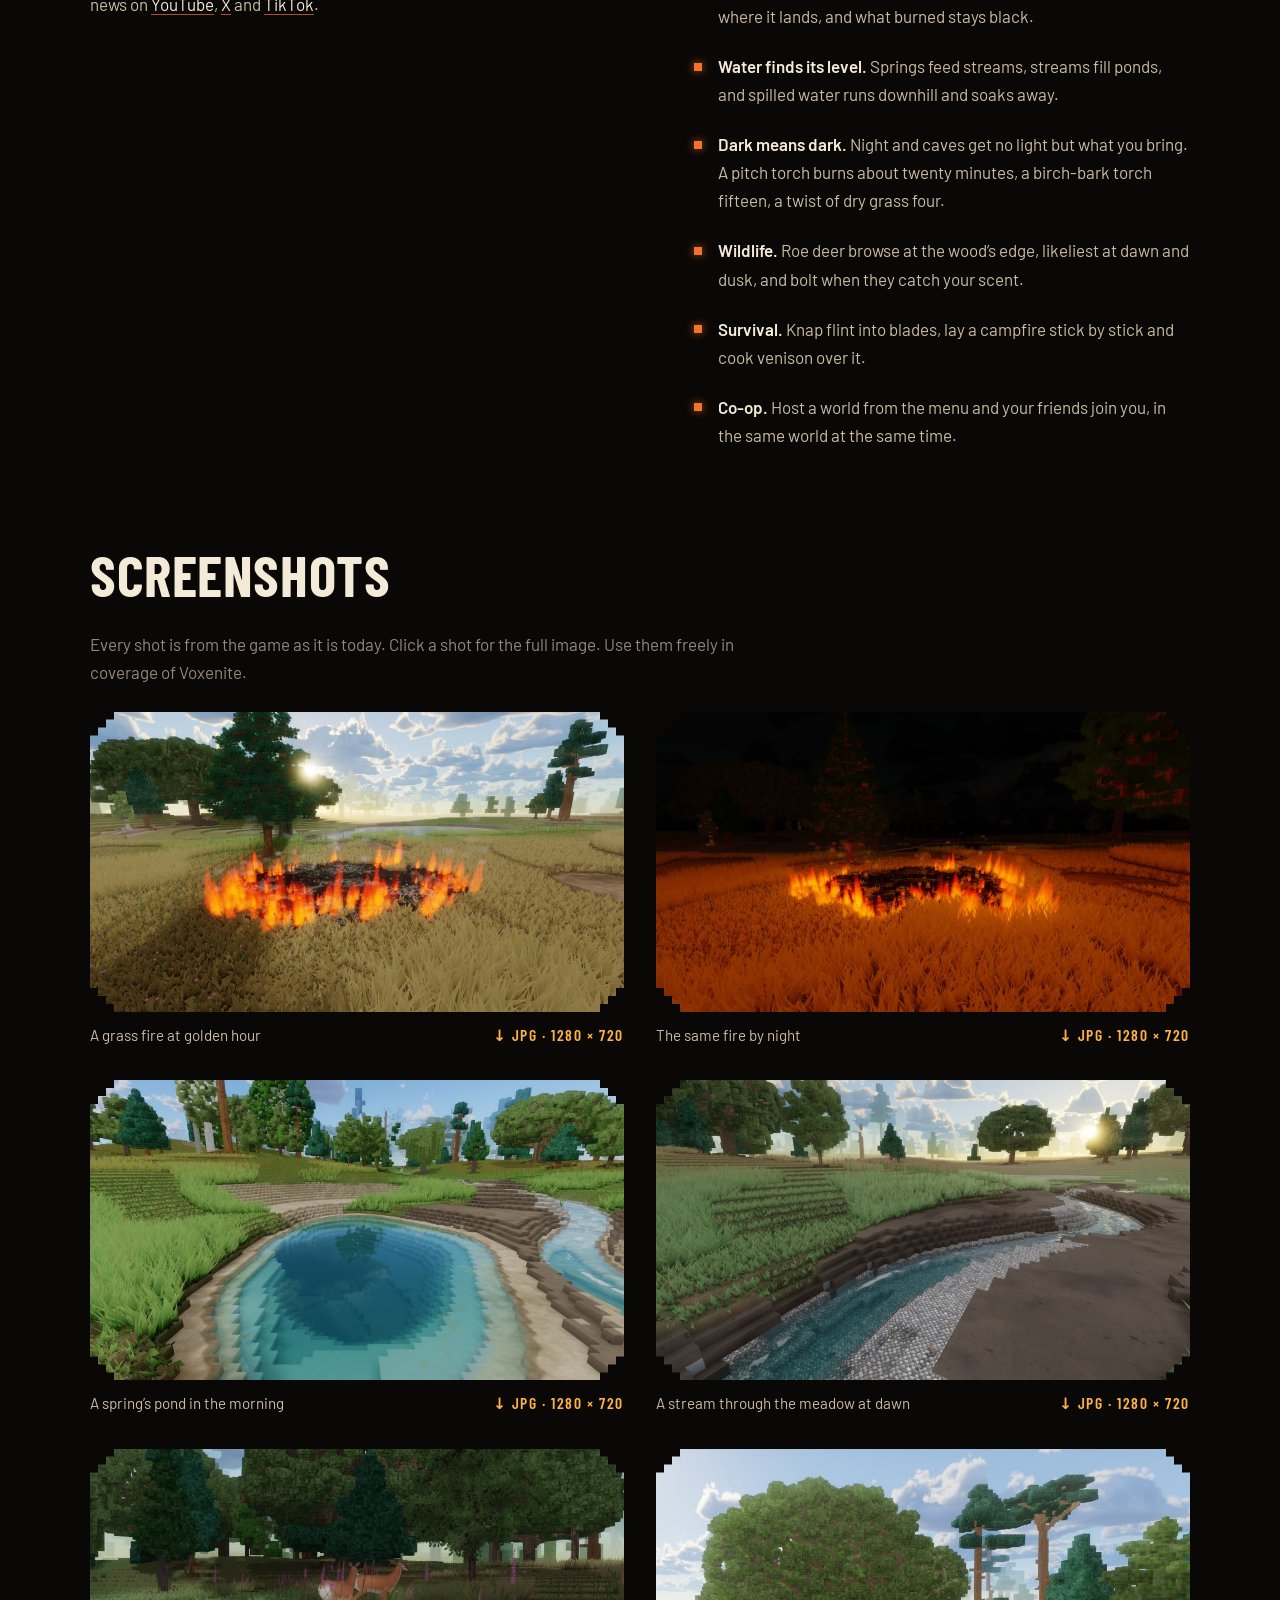
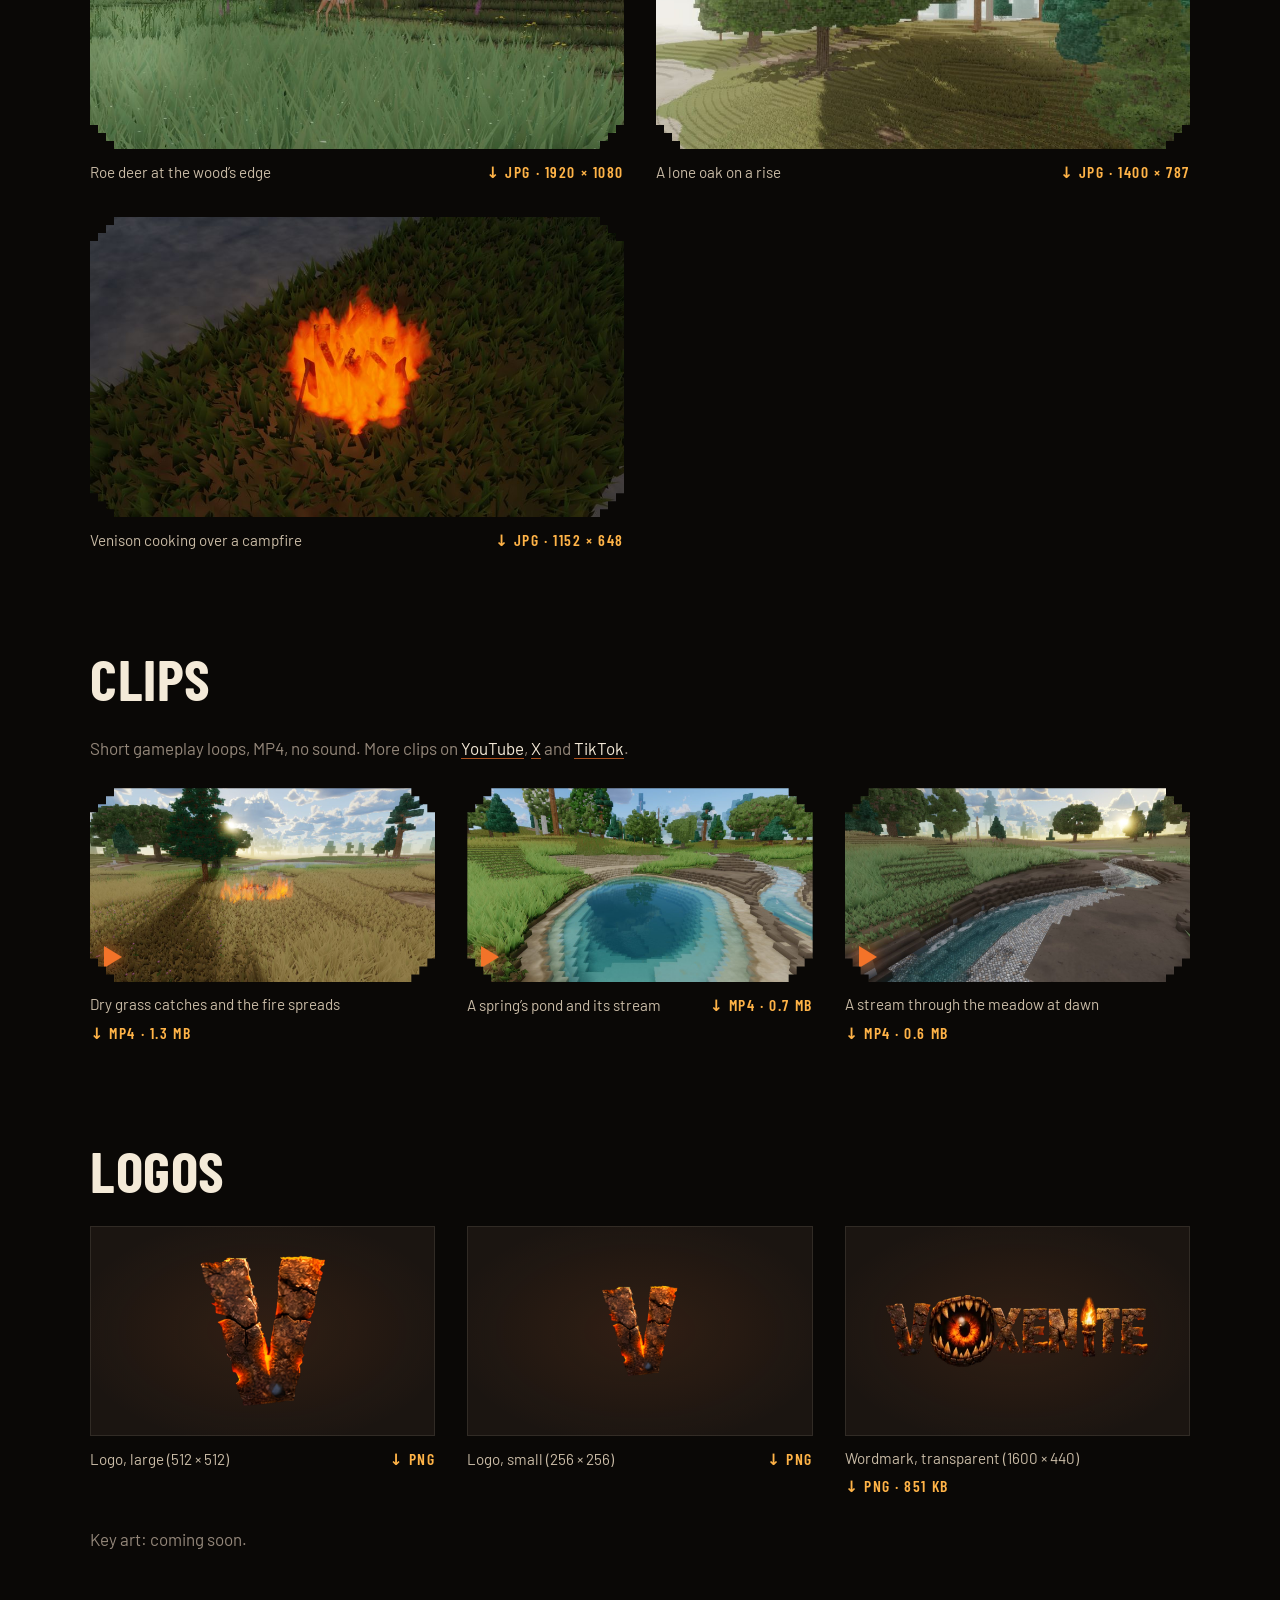
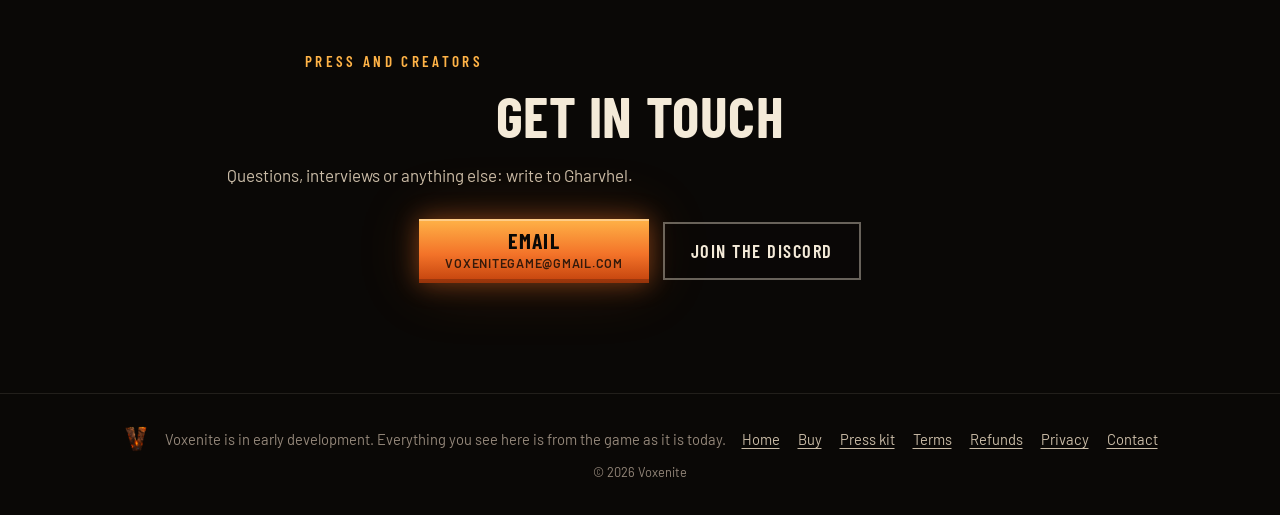
<file: press.html>
<!doctype html>
<html lang="en">
<head>
  <meta charset="utf-8">
  <meta name="viewport" content="width=device-width, initial-scale=1">
  <title>Press kit | Voxenite</title>
  <meta name="description" content="Voxenite press kit: facts, screenshots, clips, logos and contact for the co-op survival game built from blocks 0.125 m across.">
  <meta name="theme-color" content="#0a0806">
  <meta property="og:type" content="website">
  <meta property="og:title" content="Voxenite press kit">
  <meta property="og:description" content="Facts, screenshots, clips, logos and contact for Voxenite, a co-op survival game built from blocks 0.125 m across.">
  <meta property="og:url" content="https://voxenite.com/press.html">
  <meta property="og:image" content="https://voxenite.com/media/og.jpg">
  <meta name="twitter:card" content="summary_large_image">
  <link rel="icon" type="image/png" href="icon.png">
  <link rel="preconnect" href="https://fonts.googleapis.com">
  <link rel="preconnect" href="https://fonts.gstatic.com" crossorigin>
  <link rel="stylesheet" href="https://fonts.googleapis.com/css2?family=Barlow+Condensed:wght@500;600;700&family=Barlow:wght@400;500;600&display=swap">
  <link rel="stylesheet" href="styles.css">
  <script data-goatcounter="https://voxenite.goatcounter.com/count" async src="https://gc.zgo.at/count.js"></script>
  <script src="count.js" defer></script>
</head>
<body>

<header class="top scrolled" id="top">
  <a class="brand" href="./" aria-label="Voxenite home">
    <img class="brand-word" src="media/wordmark-eye-header.webp" alt="Voxenite" width="280" height="80">
  </a>
  <nav aria-label="Sections">
    <a class="nav-opt" href="./#game">The game</a>
    <a class="nav-opt" href="./#follow">Follow</a>
    <a href="buy.html">Buy</a>
    <a class="nav-live" href="./#download">Download</a>
  </nav>
</header>

<main class="press">

  <section class="press-head" aria-labelledby="press-title">
    <p class="eyebrow">Press kit</p>
    <h1 id="press-title">Voxenite</h1>
    <p class="press-lead">A co-op survival game in a world built from blocks <strong>0.125&nbsp;m</strong> across.
      Cut it, burn it, flood it. Everything reacts.</p>
    <nav class="press-jump" aria-label="On this page">
      <a href="#facts">Facts</a>
      <a href="#about">About</a>
      <a href="#screenshots">Screenshots</a>
      <a href="#clips">Clips</a>
      <a href="#logos">Logos</a>
      <a href="#contact">Contact</a>
    </nav>
  </section>

  <section class="press-block" id="facts" aria-labelledby="facts-title">
    <h2 id="facts-title">Factsheet</h2>
    <dl class="facts">
      <div><dt>Game</dt><dd>Voxenite</dd></div>
      <div><dt>Developer</dt><dd>Made by Gharvhel</dd></div>
      <div><dt>Genre</dt><dd>Co-op survival</dd></div>
      <div><dt>Platform</dt><dd>Windows PC</dd></div>
      <div><dt>Release</dt><dd>In development. Early Access on Steam is planned; no date yet.</dd></div>
      <div><dt>Website</dt><dd><a href="https://voxenite.com/">voxenite.com</a></dd></div>
      <div><dt>Press contact</dt><dd><a href="mailto:voxenitegame@gmail.com">voxenitegame@gmail.com</a></dd></div>
      <div><dt>Community</dt><dd><a href="https://discord.gg/dFGptHET6g" rel="noopener">Discord server</a></dd></div>
    </dl>

    <h3 class="press-sub">Socials</h3>
    <ul class="follow-links">
      <li><a href="https://www.twitch.tv/voxenitegame" rel="noopener"><span>Twitch</span><small>voxenitegame</small></a></li>
      <li><a href="https://www.youtube.com/@voxenitegame" rel="noopener"><span>YouTube</span><small>@voxenitegame</small></a></li>
      <li><a href="https://x.com/VoxeniteGame" rel="noopener"><span>X</span><small>@VoxeniteGame</small></a></li>
      <li><a href="https://www.instagram.com/voxenitegame" rel="noopener"><span>Instagram</span><small>@voxenitegame</small></a></li>
      <li><a href="https://www.tiktok.com/@voxenitegame" rel="noopener"><span>TikTok</span><small>@voxenitegame</small></a></li>
      <li><a href="https://www.threads.com/@voxenitegame" rel="noopener"><span>Threads</span><small>@voxenitegame</small></a></li>
      <li><a href="https://www.reddit.com/user/VoxeniteDev" rel="noopener"><span>Reddit</span><small>u/VoxeniteDev</small></a></li>
      <li><a href="https://discord.gg/dFGptHET6g" rel="noopener"><span>Discord</span><small>Join the server</small></a></li>
    </ul>
  </section>

  <section class="press-block" id="about" aria-labelledby="about-title">
    <h2 id="about-title">About the game</h2>
    <div class="press-about">
      <div class="press-copy">
        <p>Voxenite is a co-op survival game set in a world built from blocks 0.125&nbsp;m across, eight to a metre.
          A cubic metre holds 512 of them, and every one can be cut, burned, soaked or dug out.</p>
        <p>So the world answers back. A felled oak keeps the shape of its crown, a grass fire leaves a ragged scar,
          and water finds every low spot on its way downhill.</p>
        <p>Voxenite is in development and changes every day. Follow it for clips and news on
          <a href="https://www.youtube.com/@voxenitegame" rel="noopener">YouTube</a>,
          <a href="https://x.com/VoxeniteGame" rel="noopener">X</a> and
          <a href="https://www.tiktok.com/@voxenitegame" rel="noopener">TikTok</a>.</p>
      </div>
      <ul class="press-features">
        <li><strong>Blocks 0.125&nbsp;m across.</strong> Eight to a metre, and every one can be cut, burned, soaked or dug out.</li>
        <li><strong>Trees fall when cut.</strong> Chop through a trunk and the tree comes down the way it leans, crown and all.
          The stump and the log stay where they are.</li>
        <li><strong>Fire spreads.</strong> Dry grass catches from a torch and the fire runs with the wind. Damp grass only smoulders,
          water puts it out where it lands, and what burned stays black.</li>
        <li><strong>Water finds its level.</strong> Springs feed streams, streams fill ponds, and spilled water runs downhill and soaks away.</li>
        <li><strong>Dark means dark.</strong> Night and caves get no light but what you bring. A pitch torch burns about twenty minutes,
          a birch-bark torch fifteen, a twist of dry grass four.</li>
        <li><strong>Wildlife.</strong> Roe deer browse at the wood&rsquo;s edge, likeliest at dawn and dusk, and bolt when they catch your scent.</li>
        <li><strong>Survival.</strong> Knap flint into blades, lay a campfire stick by stick and cook venison over it.</li>
        <li><strong>Co-op.</strong> Host a world from the menu and your friends join you, in the same world at the same time.</li>
      </ul>
    </div>
  </section>

  <section class="press-block" id="screenshots" aria-labelledby="shots-title">
    <h2 id="shots-title">Screenshots</h2>
    <p class="press-note">Every shot is from the game as it is today. Click a shot for the full image.
      Use them freely in coverage of Voxenite.</p>
    <div class="shots">
      <figure class="shot">
        <a class="shot-img stepped" href="media/press/voxenite-grass-fire-golden.jpg">
          <img src="media/press/thumb/voxenite-grass-fire-golden.jpg" width="960" height="540" loading="lazy" decoding="async" alt="A ring of fire spreads through dry meadow grass at golden hour, black ground at its centre">
        </a>
        <figcaption><span>A grass fire at golden hour</span>
          <a class="dl" href="media/press/voxenite-grass-fire-golden.jpg" download>JPG &middot; 1280&nbsp;&times;&nbsp;720</a></figcaption>
      </figure>
      <figure class="shot">
        <a class="shot-img stepped" href="media/press/voxenite-night-fire.jpg">
          <img src="media/press/thumb/voxenite-night-fire.jpg" width="960" height="540" loading="lazy" decoding="async" alt="A grass fire at night lights the meadow and the trees around it">
        </a>
        <figcaption><span>The same fire by night</span>
          <a class="dl" href="media/press/voxenite-night-fire.jpg" download>JPG &middot; 1280&nbsp;&times;&nbsp;720</a></figcaption>
      </figure>
      <figure class="shot">
        <a class="shot-img stepped" href="media/press/voxenite-pond-morning.jpg">
          <img src="media/press/thumb/voxenite-pond-morning.jpg" width="960" height="540" loading="lazy" decoding="async" alt="A clear spring-fed pond with sandy shelves, a stream running out beside it, in a wood">
        </a>
        <figcaption><span>A spring&rsquo;s pond in the morning</span>
          <a class="dl" href="media/press/voxenite-pond-morning.jpg" download>JPG &middot; 1280&nbsp;&times;&nbsp;720</a></figcaption>
      </figure>
      <figure class="shot">
        <a class="shot-img stepped" href="media/press/voxenite-stream-dawn.jpg">
          <img src="media/press/thumb/voxenite-stream-dawn.jpg" width="960" height="540" loading="lazy" decoding="async" alt="A stream runs over pebbles between earth banks through a meadow at dawn">
        </a>
        <figcaption><span>A stream through the meadow at dawn</span>
          <a class="dl" href="media/press/voxenite-stream-dawn.jpg" download>JPG &middot; 1280&nbsp;&times;&nbsp;720</a></figcaption>
      </figure>
      <figure class="shot">
        <a class="shot-img stepped" href="media/press/voxenite-roe-deer.jpg">
          <img src="media/press/thumb/voxenite-roe-deer.jpg" width="960" height="540" loading="lazy" decoding="async" alt="Two roe deer stand in a meadow at the edge of a wood">
        </a>
        <figcaption><span>Roe deer at the wood&rsquo;s edge</span>
          <a class="dl" href="media/press/voxenite-roe-deer.jpg" download>JPG &middot; 1920&nbsp;&times;&nbsp;1080</a></figcaption>
      </figure>
      <figure class="shot">
        <a class="shot-img stepped" href="media/press/voxenite-lone-oak.jpg">
          <img src="media/press/thumb/voxenite-lone-oak.jpg" width="960" height="540" loading="lazy" decoding="async" alt="A broad oak stands alone on a grassy rise, Scots pines beyond it">
        </a>
        <figcaption><span>A lone oak on a rise</span>
          <a class="dl" href="media/press/voxenite-lone-oak.jpg" download>JPG &middot; 1400&nbsp;&times;&nbsp;787</a></figcaption>
      </figure>
      <figure class="shot">
        <a class="shot-img stepped" href="media/press/voxenite-campfire.jpg">
          <img src="media/press/thumb/voxenite-campfire.jpg" width="960" height="540" loading="lazy" decoding="async" alt="A campfire of sticks burns on the grass, venison cooking on green sticks in its flames">
        </a>
        <figcaption><span>Venison cooking over a campfire</span>
          <a class="dl" href="media/press/voxenite-campfire.jpg" download>JPG &middot; 1152&nbsp;&times;&nbsp;648</a></figcaption>
      </figure>
    </div>
  </section>

  <section class="press-block" id="clips" aria-labelledby="clips-title">
    <h2 id="clips-title">Clips</h2>
    <p class="press-note">Short gameplay loops, MP4, no sound. More clips on <a href="https://www.youtube.com/@voxenitegame" rel="noopener">YouTube</a>,
      <a href="https://x.com/VoxeniteGame" rel="noopener">X</a> and
      <a href="https://www.tiktok.com/@voxenitegame" rel="noopener">TikTok</a>.</p>
    <div class="shots clips">
      <figure class="shot">
        <a class="shot-img stepped" href="media/grass-fire.mp4">
          <img src="media/grass-fire.jpg" width="1280" height="720" loading="lazy" decoding="async" alt="">
          <span class="clip-play" aria-hidden="true"></span>
        </a>
        <figcaption><span>Dry grass catches and the fire spreads</span>
          <a class="dl" href="media/grass-fire.mp4" download>MP4 &middot; 1.3&nbsp;MB</a></figcaption>
      </figure>
      <figure class="shot">
        <a class="shot-img stepped" href="media/hero-pond.mp4">
          <img src="media/hero-pond.jpg" width="1280" height="720" loading="lazy" decoding="async" alt="">
          <span class="clip-play" aria-hidden="true"></span>
        </a>
        <figcaption><span>A spring&rsquo;s pond and its stream</span>
          <a class="dl" href="media/hero-pond.mp4" download>MP4 &middot; 0.7&nbsp;MB</a></figcaption>
      </figure>
      <figure class="shot">
        <a class="shot-img stepped" href="media/stream-dawn.mp4">
          <img src="media/stream-dawn.jpg" width="1280" height="720" loading="lazy" decoding="async" alt="">
          <span class="clip-play" aria-hidden="true"></span>
        </a>
        <figcaption><span>A stream through the meadow at dawn</span>
          <a class="dl" href="media/stream-dawn.mp4" download>MP4 &middot; 0.6&nbsp;MB</a></figcaption>
      </figure>
    </div>
  </section>

  <section class="press-block" id="logos" aria-labelledby="logos-title">
    <h2 id="logos-title">Logos</h2>
    <div class="logos">
      <figure class="logo-tile">
        <div class="logo-art"><img src="media/press/voxenite-logo-512.png" width="160" height="160" loading="lazy" alt="The Voxenite logo: a V of charred wood with embers glowing in its cracks"></div>
        <figcaption><span>Logo, large (512&nbsp;&times;&nbsp;512)</span>
          <a class="dl" href="media/press/voxenite-logo-512.png" download>PNG</a></figcaption>
      </figure>
      <figure class="logo-tile">
        <div class="logo-art"><img src="media/press/voxenite-logo-256.png" width="96" height="96" loading="lazy" alt="The Voxenite logo, small"></div>
        <figcaption><span>Logo, small (256&nbsp;&times;&nbsp;256)</span>
          <a class="dl" href="media/press/voxenite-logo-256.png" download>PNG</a></figcaption>
      </figure>
      <figure class="logo-tile">
        <div class="logo-art"><img src="media/wordmark-eye-400.webp" width="260" height="72" loading="lazy" alt="The Voxenite wordmark"></div>
        <figcaption><span>Wordmark, transparent (1600&nbsp;&times;&nbsp;440)</span>
          <a class="dl" href="media/press/voxenite-wordmark.png" download>PNG &middot; 851&nbsp;KB</a></figcaption>
      </figure>
    </div>
    <p class="press-note press-keyart">Key art: coming soon.</p>
  </section>

  <section class="press-block press-contact" id="contact" aria-labelledby="contact-title">
    <p class="eyebrow">Press and creators</p>
    <h2 id="contact-title">Get in touch</h2>
    <p>Questions, interviews or anything else: write&nbsp;to&nbsp;Gharvhel.</p>
    <div class="cta">
      <a class="btn btn-ember" href="mailto:voxenitegame@gmail.com">
        <span class="btn-label">Email</span>
        <span class="btn-sub">voxenitegame@gmail.com</span>
      </a>
      <a class="btn btn-ghost" href="https://discord.gg/dFGptHET6g" rel="noopener">Join the Discord</a>
    </div>
  </section>

</main>

<footer>
  <img src="icon.png" alt="" width="26" height="26">
  <p>Voxenite is in early development. Everything you see here is from the game as it is today.</p>
  <p class="foot-links"><a href="./">Home</a> <a href="buy.html">Buy</a> <a href="press.html">Press kit</a> <a href="terms.html">Terms</a> <a href="refund.html">Refunds</a> <a href="privacy.html">Privacy</a> <a href="mailto:voxenitegame@gmail.com">Contact</a></p>
  <p class="copy">&copy; 2026 Voxenite</p>
</footer>

</body>
</html>
</file>
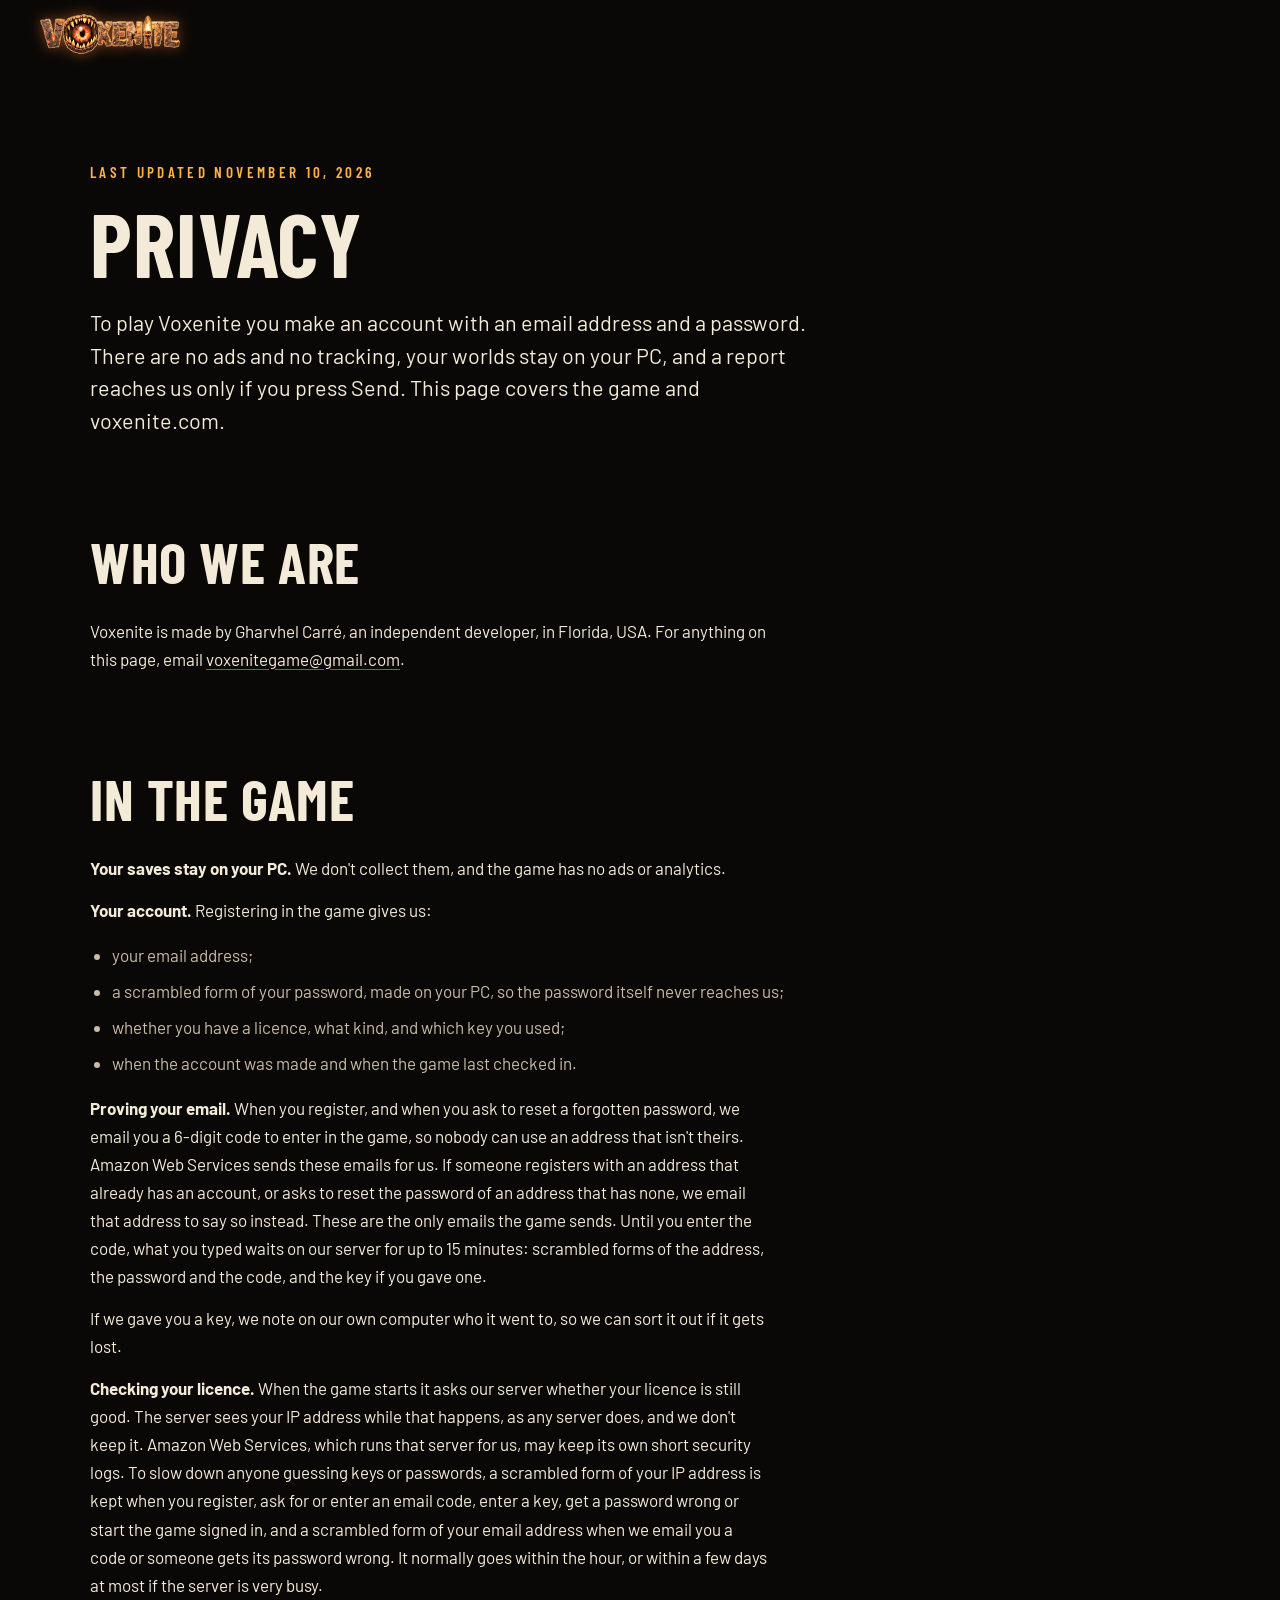
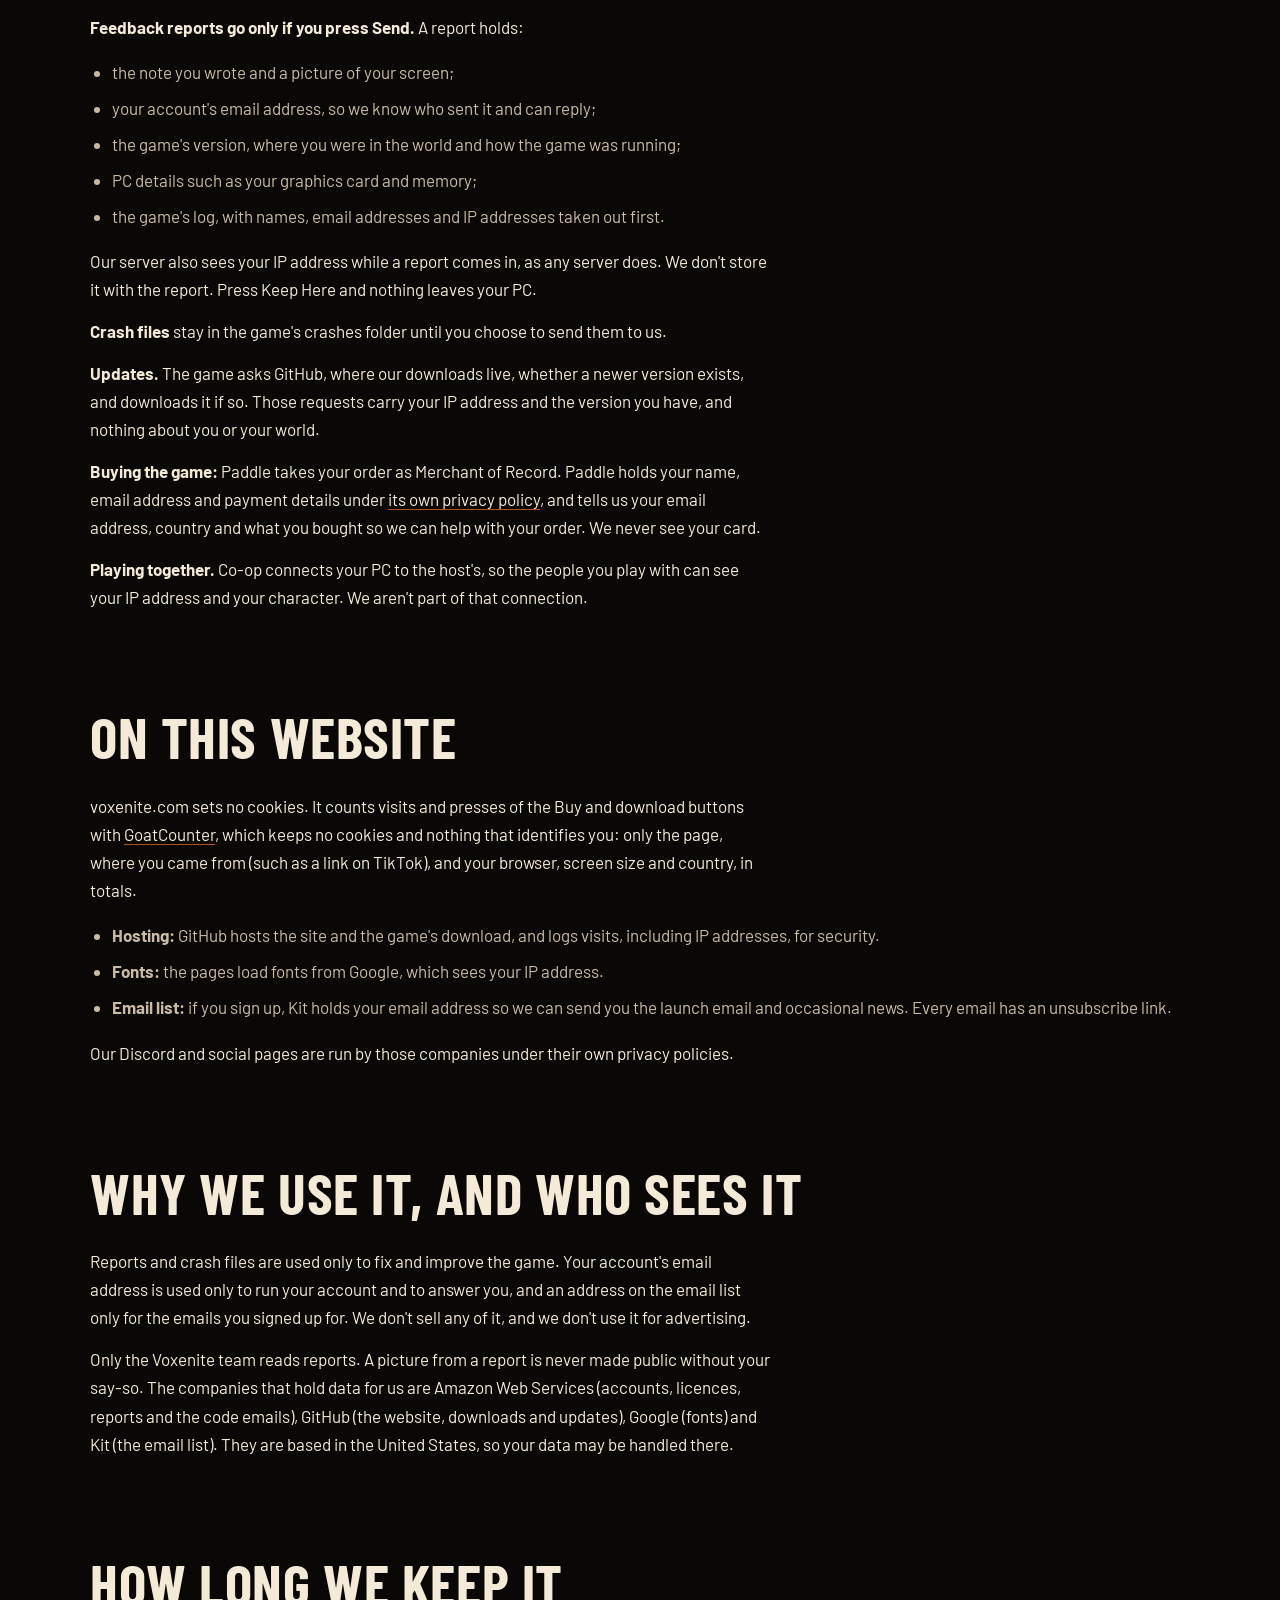
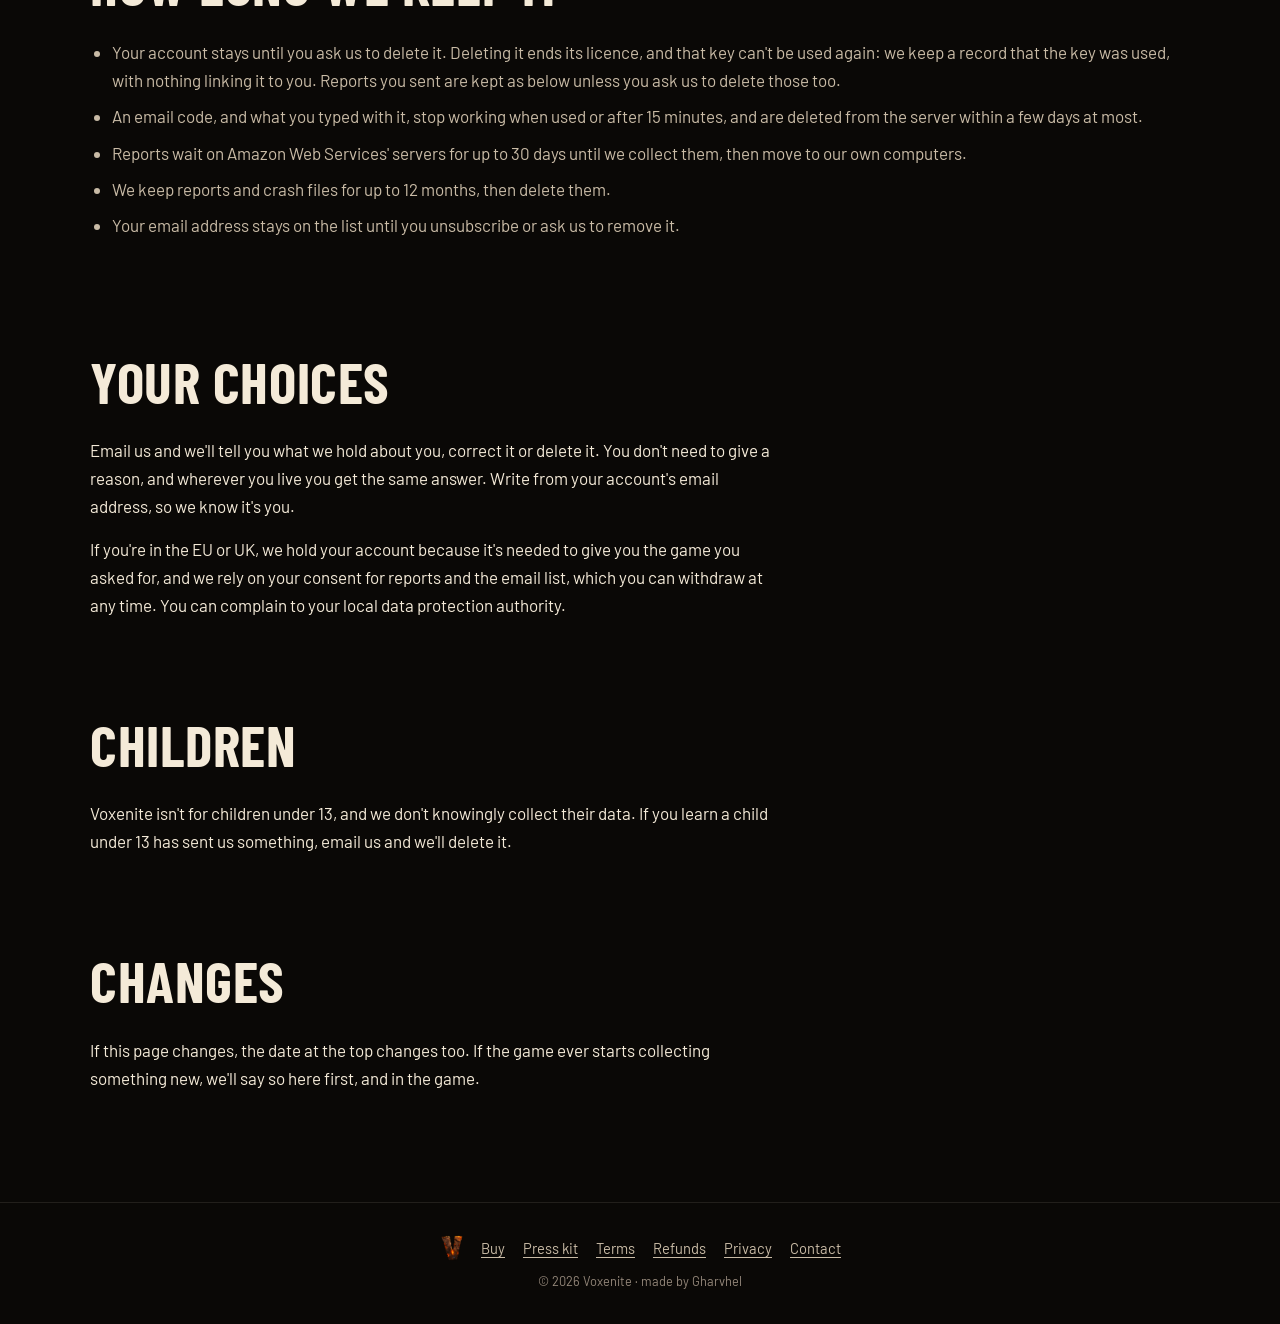
<file: privacy.html>
<!doctype html>
<html lang="en">
<head>
  <meta charset="utf-8">
  <meta name="viewport" content="width=device-width, initial-scale=1">
  <title>Privacy | Voxenite</title>
  <meta name="description" content="What Voxenite collects, why, who holds it and how to have it deleted.">
  <meta name="theme-color" content="#0a0806">
  <link rel="icon" type="image/png" href="icon.png">
  <link rel="preconnect" href="https://fonts.googleapis.com">
  <link rel="preconnect" href="https://fonts.gstatic.com" crossorigin>
  <link rel="stylesheet" href="https://fonts.googleapis.com/css2?family=Barlow+Condensed:wght@500;600;700&family=Barlow:wght@400;500;600&display=swap">
  <link rel="stylesheet" href="styles.css">
  <script data-goatcounter="https://voxenite.goatcounter.com/count" async src="https://gc.zgo.at/count.js"></script>
  <script src="count.js" defer></script>
</head>
<body>
<header class="top" id="top">
  <a class="brand" href="./" aria-label="Voxenite home">
    <img class="brand-word" src="media/wordmark-eye-header.webp" alt="Voxenite" width="280" height="80">
  </a>
</header>

<main class="press">
  <section class="press-head" aria-labelledby="privacy-title">
    <p class="eyebrow">Last updated November 10, 2026</p>
    <h1 id="privacy-title">Privacy</h1>
    <p class="press-lead">To play Voxenite you make an account with an email address and a password. There are no ads and no tracking, your worlds stay on your PC, and a report reaches us only if you press Send. This page covers the game and voxenite.com.</p>
  </section>

  <section class="press-block">
    <h2>Who we are</h2>
    <p>Voxenite is made by Gharvhel Carré, an independent developer, in Florida, USA. For anything on this page, email <a href="mailto:voxenitegame@gmail.com">voxenitegame@gmail.com</a>.</p>
  </section>

  <section class="press-block">
    <h2>In the game</h2>
    <p><strong>Your saves stay on your PC.</strong> We don't collect them, and the game has no ads or analytics.</p>
    <p><strong>Your account.</strong> Registering in the game gives us:</p>
    <ul>
      <li>your email address;</li>
      <li>a scrambled form of your password, made on your PC, so the password itself never reaches us;</li>
      <li>whether you have a licence, what kind, and which key you used;</li>
      <li>when the account was made and when the game last checked in.</li>
    </ul>
    <p><strong>Proving your email.</strong> When you register, and when you ask to reset a forgotten password, we email you a 6-digit code to enter in the game, so nobody can use an address that isn't theirs. Amazon Web Services sends these emails for us. If someone registers with an address that already has an account, or asks to reset the password of an address that has none, we email that address to say so instead. These are the only emails the game sends. Until you enter the code, what you typed waits on our server for up to 15 minutes: scrambled forms of the address, the password and the code, and the key if you gave one.</p>
    <p>If we gave you a key, we note on our own computer who it went to, so we can sort it out if it gets lost.</p>
    <p><strong>Checking your licence.</strong> When the game starts it asks our server whether your licence is still good. The server sees your IP address while that happens, as any server does, and we don't keep it. Amazon Web Services, which runs that server for us, may keep its own short security logs. To slow down anyone guessing keys or passwords, a scrambled form of your IP address is kept when you register, ask for or enter an email code, enter a key, get a password wrong or start the game signed in, and a scrambled form of your email address when we email you a code or someone gets its password wrong. It normally goes within the hour, or within a few days at most if the server is very busy.</p>
    <p><strong>Feedback reports go only if you press Send.</strong> A report holds:</p>
    <ul>
      <li>the note you wrote and a picture of your screen;</li>
      <li>your account's email address, so we know who sent it and can reply;</li>
      <li>the game's version, where you were in the world and how the game was running;</li>
      <li>PC details such as your graphics card and memory;</li>
      <li>the game's log, with names, email addresses and IP addresses taken out first.</li>
    </ul>
    <p>Our server also sees your IP address while a report comes in, as any server does. We don't store it with the report. Press Keep Here and nothing leaves your PC.</p>
    <p><strong>Crash files</strong> stay in the game's crashes folder until you choose to send them to us.</p>
    <p><strong>Updates.</strong> The game asks GitHub, where our downloads live, whether a newer version exists, and downloads it if so. Those requests carry your IP address and the version you have, and nothing about you or your world.</p>
    <p><strong>Buying the game:</strong> Paddle takes your order as Merchant of Record. Paddle holds your name, email address and payment details under <a href="https://www.paddle.com/legal/privacy">its own privacy policy</a>, and tells us your email address, country and what you bought so we can help with your order. We never see your card.</p>
    <p><strong>Playing together.</strong> Co-op connects your PC to the host's, so the people you play with can see your IP address and your character. We aren't part of that connection.</p>
  </section>

  <section class="press-block">
    <h2>On this website</h2>
    <p>voxenite.com sets no cookies. It counts visits and presses of the Buy and download buttons with <a href="https://www.goatcounter.com">GoatCounter</a>, which keeps no cookies and nothing that identifies you: only the page, where you came from (such as a link on TikTok), and your browser, screen size and country, in totals.</p>
    <ul>
      <li><strong>Hosting:</strong> GitHub hosts the site and the game's download, and logs visits, including IP addresses, for security.</li>
      <li><strong>Fonts:</strong> the pages load fonts from Google, which sees your IP address.</li>
      <li><strong>Email list:</strong> if you sign up, Kit holds your email address so we can send you the launch email and occasional news. Every email has an unsubscribe link.</li>
    </ul>
    <p>Our Discord and social pages are run by those companies under their own privacy policies.</p>
  </section>

  <section class="press-block">
    <h2>Why we use it, and who sees it</h2>
    <p>Reports and crash files are used only to fix and improve the game. Your account's email address is used only to run your account and to answer you, and an address on the email list only for the emails you signed up for. We don't sell any of it, and we don't use it for advertising.</p>
    <p>Only the Voxenite team reads reports. A picture from a report is never made public without your say-so. The companies that hold data for us are Amazon Web Services (accounts, licences, reports and the code emails), GitHub (the website, downloads and updates), Google (fonts) and Kit (the email list). They are based in the United States, so your data may be handled there.</p>
  </section>

  <section class="press-block">
    <h2>How long we keep it</h2>
    <ul>
      <li>Your account stays until you ask us to delete it. Deleting it ends its licence, and that key can't be used again: we keep a record that the key was used, with nothing linking it to you. Reports you sent are kept as below unless you ask us to delete those too.</li>
      <li>An email code, and what you typed with it, stop working when used or after 15 minutes, and are deleted from the server within a few days at most.</li>
      <li>Reports wait on Amazon Web Services' servers for up to 30 days until we collect them, then move to our own computers.</li>
      <li>We keep reports and crash files for up to 12 months, then delete them.</li>
      <li>Your email address stays on the list until you unsubscribe or ask us to remove it.</li>
    </ul>
  </section>

  <section class="press-block">
    <h2>Your choices</h2>
    <p>Email us and we'll tell you what we hold about you, correct it or delete it. You don't need to give a reason, and wherever you live you get the same answer. Write from your account's email address, so we know it's you.</p>
    <p>If you're in the EU or UK, we hold your account because it's needed to give you the game you asked for, and we rely on your consent for reports and the email list, which you can withdraw at any time. You can complain to your local data protection authority.</p>
  </section>

  <section class="press-block">
    <h2>Children</h2>
    <p>Voxenite isn't for children under 13, and we don't knowingly collect their data. If you learn a child under 13 has sent us something, email us and we'll delete it.</p>
  </section>

  <section class="press-block">
    <h2>Changes</h2>
    <p>If this page changes, the date at the top changes too. If the game ever starts collecting something new, we'll say so here first, and in the game.</p>
  </section>
</main>

<footer>
  <img src="icon.png" alt="" width="26" height="26">
  <p class="foot-links"><a href="buy.html">Buy</a> <a href="press.html">Press kit</a> <a href="terms.html">Terms</a> <a href="refund.html">Refunds</a> <a href="privacy.html">Privacy</a> <a href="mailto:voxenitegame@gmail.com">Contact</a></p>
  <p class="copy">&copy; 2026 Voxenite &middot; made by Gharvhel</p>
</footer>

</body>
</html>
</file>
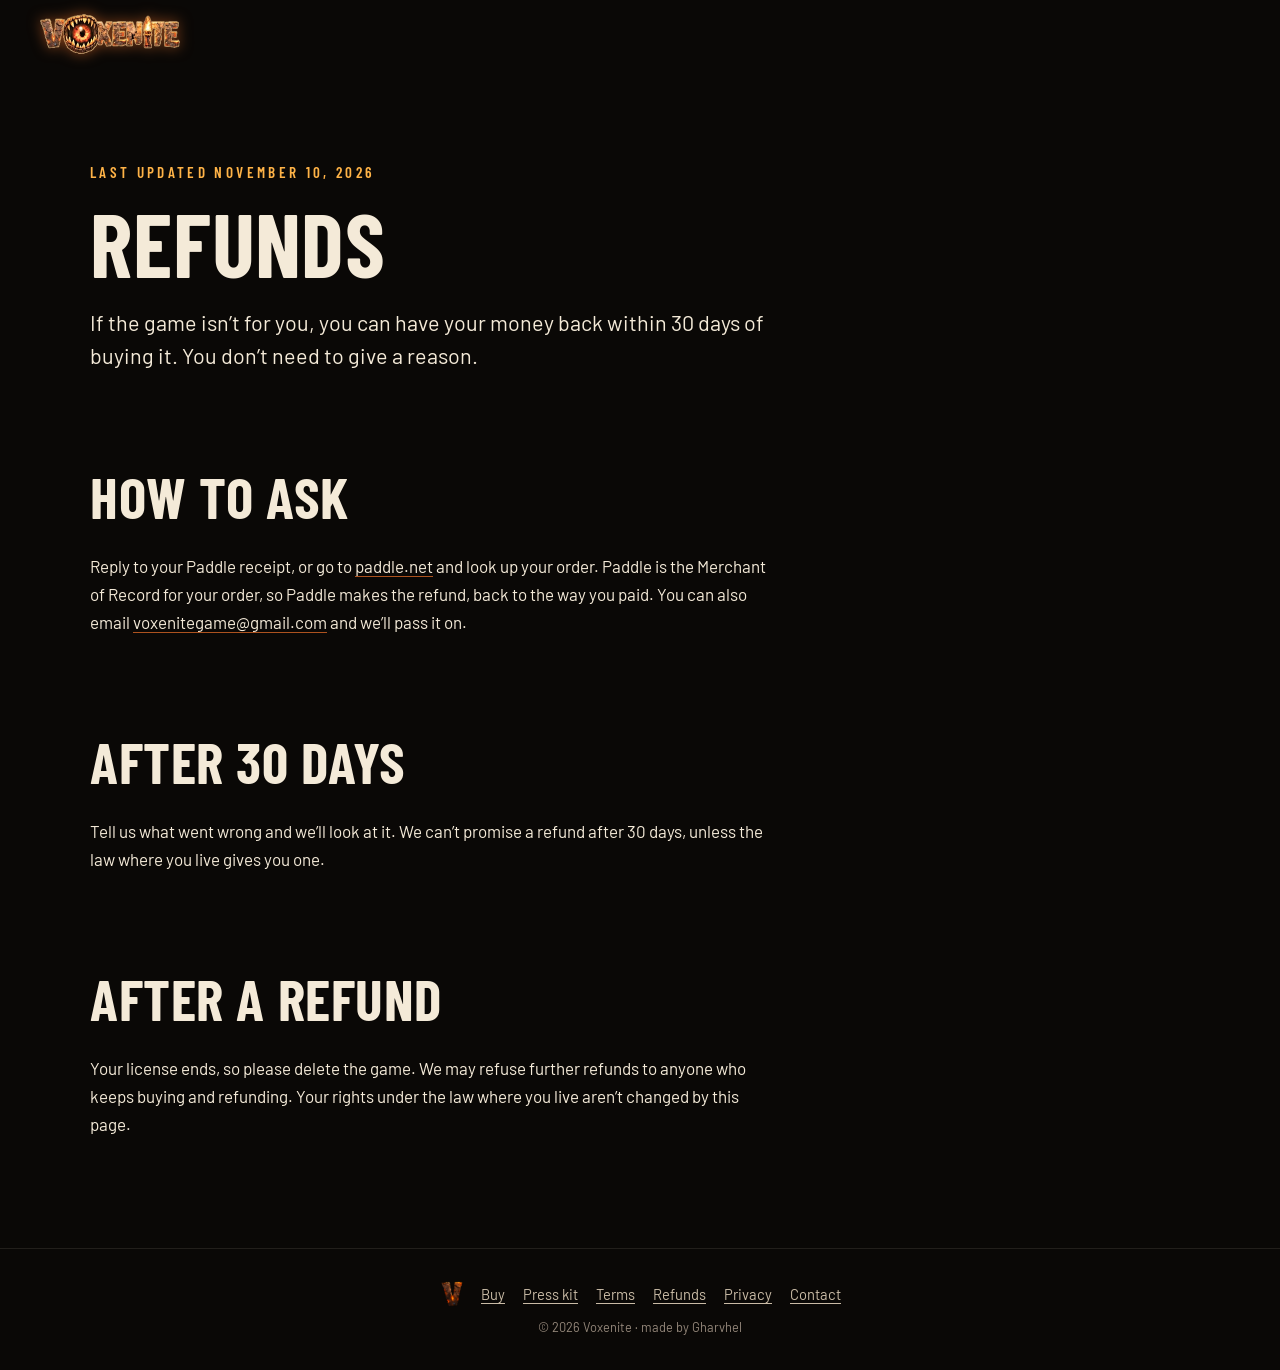
<file: refund.html>
<!doctype html>
<html lang="en">
<head>
  <meta charset="utf-8">
  <meta name="viewport" content="width=device-width, initial-scale=1">
  <title>Refunds | Voxenite</title>
  <meta name="description" content="How to get your money back for Voxenite.">
  <meta name="theme-color" content="#0a0806">
  <link rel="icon" type="image/png" href="icon.png">
  <link rel="preconnect" href="https://fonts.googleapis.com">
  <link rel="preconnect" href="https://fonts.gstatic.com" crossorigin>
  <link rel="stylesheet" href="https://fonts.googleapis.com/css2?family=Barlow+Condensed:wght@500;600;700&family=Barlow:wght@400;500;600&display=swap">
  <link rel="stylesheet" href="styles.css">
  <script data-goatcounter="https://voxenite.goatcounter.com/count" async src="https://gc.zgo.at/count.js"></script>
  <script src="count.js" defer></script>
</head>
<body>
<header class="top" id="top">
  <a class="brand" href="./" aria-label="Voxenite home">
    <img class="brand-word" src="media/wordmark-eye-header.webp" alt="Voxenite" width="280" height="80">
  </a>
</header>

<main class="press">
  <section class="press-head" aria-labelledby="page-title">
    <p class="eyebrow">Last updated November 10, 2026</p>
    <h1 id="page-title">Refunds</h1>
    <p class="press-lead">If the game isn&rsquo;t for you, you can have your money back within 30 days of buying it. You don&rsquo;t need to give a reason.</p>
  </section>

  <section class="press-block">
    <h2>How to ask</h2>
    <p>Reply to your Paddle receipt, or go to <a href="https://paddle.net">paddle.net</a> and look up your order. Paddle is the Merchant of Record for your order, so Paddle makes the refund, back to the way you paid. You can also email <a href="mailto:voxenitegame@gmail.com">voxenitegame@gmail.com</a> and we&rsquo;ll pass it on.</p>
  </section>

  <section class="press-block">
    <h2>After 30 days</h2>
    <p>Tell us what went wrong and we&rsquo;ll look at it. We can&rsquo;t promise a refund after 30 days, unless the law where you live gives you one.</p>
  </section>

  <section class="press-block">
    <h2>After a refund</h2>
    <p>Your license ends, so please delete the game. We may refuse further refunds to anyone who keeps buying and refunding. Your rights under the law where you live aren&rsquo;t changed by this page.</p>
  </section>

</main>

<footer>
  <img src="icon.png" alt="" width="26" height="26">
  <p class="foot-links"><a href="buy.html">Buy</a> <a href="press.html">Press kit</a> <a href="terms.html">Terms</a> <a href="refund.html">Refunds</a> <a href="privacy.html">Privacy</a> <a href="mailto:voxenitegame@gmail.com">Contact</a></p>
  <p class="copy">&copy; 2026 Voxenite &middot; made by Gharvhel</p>
</footer>

</body>
</html>
</file>
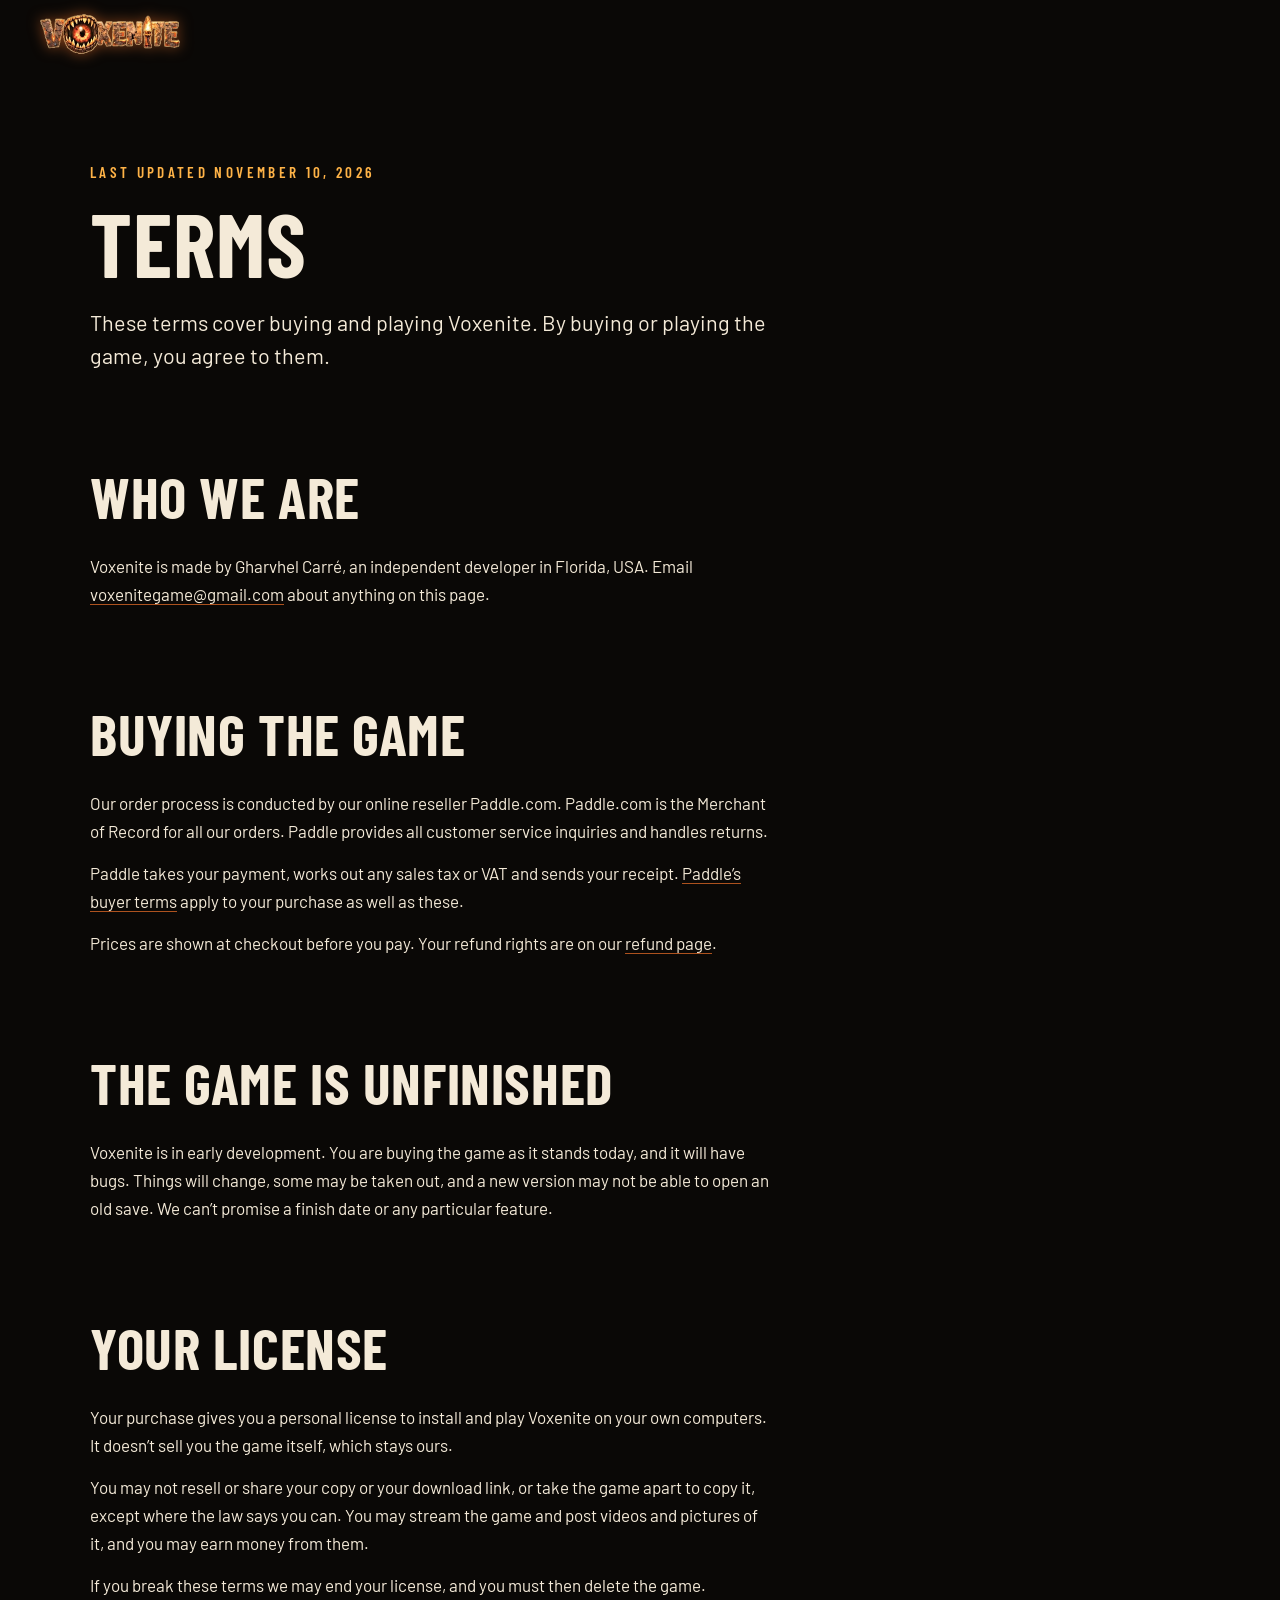
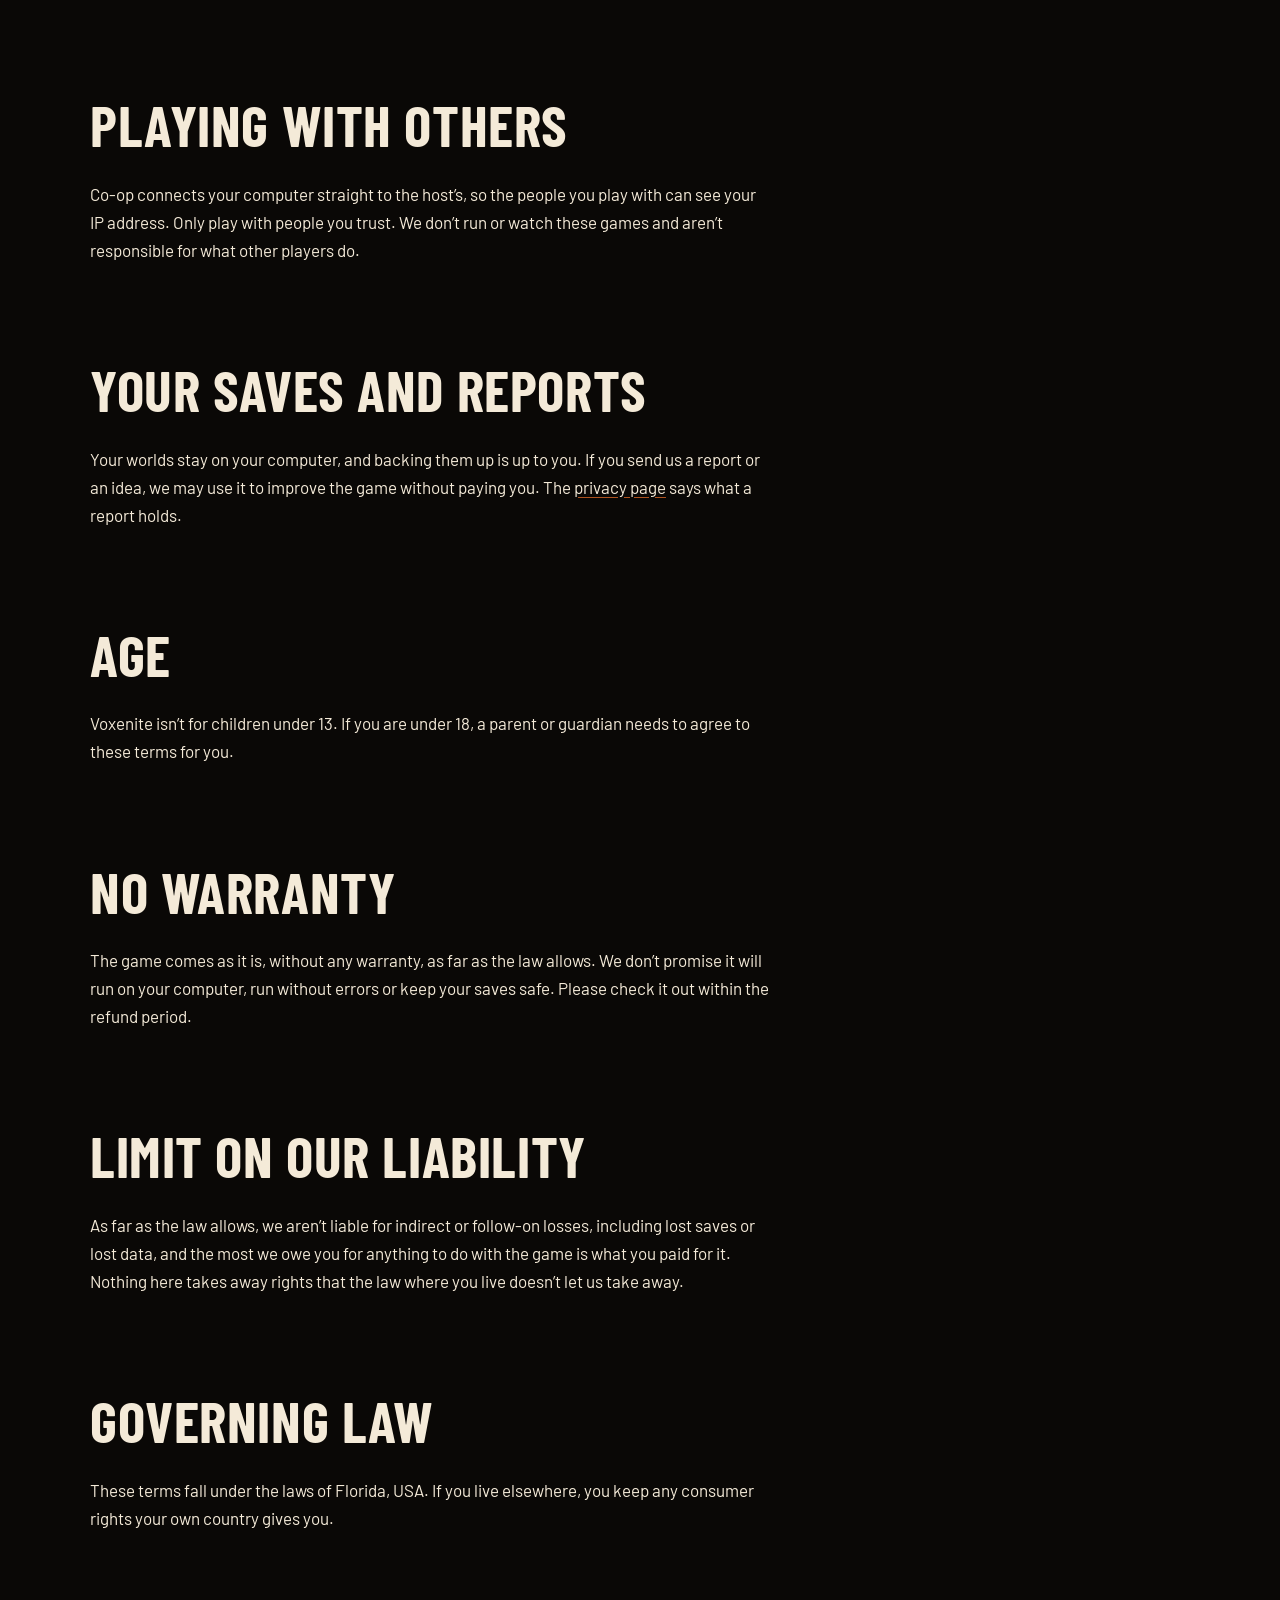
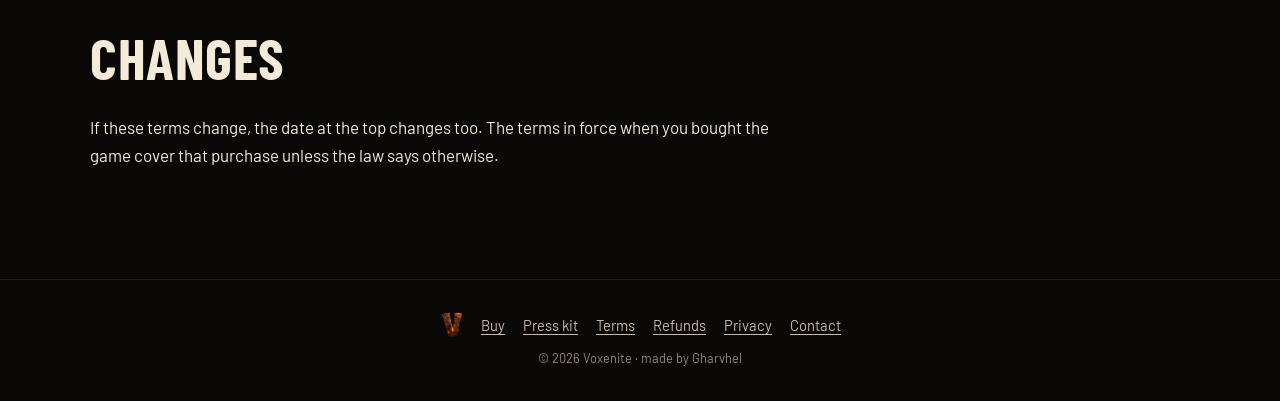
<file: terms.html>
<!doctype html>
<html lang="en">
<head>
  <meta charset="utf-8">
  <meta name="viewport" content="width=device-width, initial-scale=1">
  <title>Terms | Voxenite</title>
  <meta name="description" content="The terms for buying and playing Voxenite.">
  <meta name="theme-color" content="#0a0806">
  <link rel="icon" type="image/png" href="icon.png">
  <link rel="preconnect" href="https://fonts.googleapis.com">
  <link rel="preconnect" href="https://fonts.gstatic.com" crossorigin>
  <link rel="stylesheet" href="https://fonts.googleapis.com/css2?family=Barlow+Condensed:wght@500;600;700&family=Barlow:wght@400;500;600&display=swap">
  <link rel="stylesheet" href="styles.css">
  <script data-goatcounter="https://voxenite.goatcounter.com/count" async src="https://gc.zgo.at/count.js"></script>
  <script src="count.js" defer></script>
</head>
<body>
<header class="top" id="top">
  <a class="brand" href="./" aria-label="Voxenite home">
    <img class="brand-word" src="media/wordmark-eye-header.webp" alt="Voxenite" width="280" height="80">
  </a>
</header>

<main class="press">
  <section class="press-head" aria-labelledby="page-title">
    <p class="eyebrow">Last updated November 10, 2026</p>
    <h1 id="page-title">Terms</h1>
    <p class="press-lead">These terms cover buying and playing Voxenite. By buying or playing the game, you agree to them.</p>
  </section>

  <section class="press-block">
    <h2>Who we are</h2>
    <p>Voxenite is made by Gharvhel Carr&eacute;, an independent developer in Florida, USA. Email <a href="mailto:voxenitegame@gmail.com">voxenitegame@gmail.com</a> about anything on this page.</p>
  </section>

  <section class="press-block">
    <h2>Buying the game</h2>
    <p>Our order process is conducted by our online reseller Paddle.com. Paddle.com is the Merchant of Record for all our orders. Paddle provides all customer service inquiries and handles returns.</p>
    <p>Paddle takes your payment, works out any sales tax or VAT and sends your receipt. <a href="https://www.paddle.com/legal/buyer-terms">Paddle&rsquo;s buyer terms</a> apply to your purchase as well as these.</p>
    <p>Prices are shown at checkout before you pay. Your refund rights are on our <a href="refund.html">refund page</a>.</p>
  </section>

  <section class="press-block">
    <h2>The game is unfinished</h2>
    <p>Voxenite is in early development. You are buying the game as it stands today, and it will have bugs. Things will change, some may be taken out, and a new version may not be able to open an old save. We can&rsquo;t promise a finish date or any particular feature.</p>
  </section>

  <section class="press-block">
    <h2>Your license</h2>
    <p>Your purchase gives you a personal license to install and play Voxenite on your own computers. It doesn&rsquo;t sell you the game itself, which stays ours.</p>
    <p>You may not resell or share your copy or your download link, or take the game apart to copy it, except where the law says you can. You may stream the game and post videos and pictures of it, and you may earn money from them.</p>
    <p>If you break these terms we may end your license, and you must then delete the game.</p>
  </section>

  <section class="press-block">
    <h2>Playing with others</h2>
    <p>Co-op connects your computer straight to the host&rsquo;s, so the people you play with can see your IP address. Only play with people you trust. We don&rsquo;t run or watch these games and aren&rsquo;t responsible for what other players do.</p>
  </section>

  <section class="press-block">
    <h2>Your saves and reports</h2>
    <p>Your worlds stay on your computer, and backing them up is up to you. If you send us a report or an idea, we may use it to improve the game without paying you. The <a href="privacy.html">privacy page</a> says what a report holds.</p>
  </section>

  <section class="press-block">
    <h2>Age</h2>
    <p>Voxenite isn&rsquo;t for children under 13. If you are under 18, a parent or guardian needs to agree to these terms for you.</p>
  </section>

  <section class="press-block">
    <h2>No warranty</h2>
    <p>The game comes as it is, without any warranty, as far as the law allows. We don&rsquo;t promise it will run on your computer, run without errors or keep your saves safe. Please check it out within the refund period.</p>
  </section>

  <section class="press-block">
    <h2>Limit on our liability</h2>
    <p>As far as the law allows, we aren&rsquo;t liable for indirect or follow-on losses, including lost saves or lost data, and the most we owe you for anything to do with the game is what you paid for it. Nothing here takes away rights that the law where you live doesn&rsquo;t let us take away.</p>
  </section>

  <section class="press-block">
    <h2>Governing law</h2>
    <p>These terms fall under the laws of Florida, USA. If you live elsewhere, you keep any consumer rights your own country gives you.</p>
  </section>

  <section class="press-block">
    <h2>Changes</h2>
    <p>If these terms change, the date at the top changes too. The terms in force when you bought the game cover that purchase unless the law says otherwise.</p>
  </section>

</main>

<footer>
  <img src="icon.png" alt="" width="26" height="26">
  <p class="foot-links"><a href="buy.html">Buy</a> <a href="press.html">Press kit</a> <a href="terms.html">Terms</a> <a href="refund.html">Refunds</a> <a href="privacy.html">Privacy</a> <a href="mailto:voxenitegame@gmail.com">Contact</a></p>
  <p class="copy">&copy; 2026 Voxenite &middot; made by Gharvhel</p>
</footer>

</body>
</html>
</file>
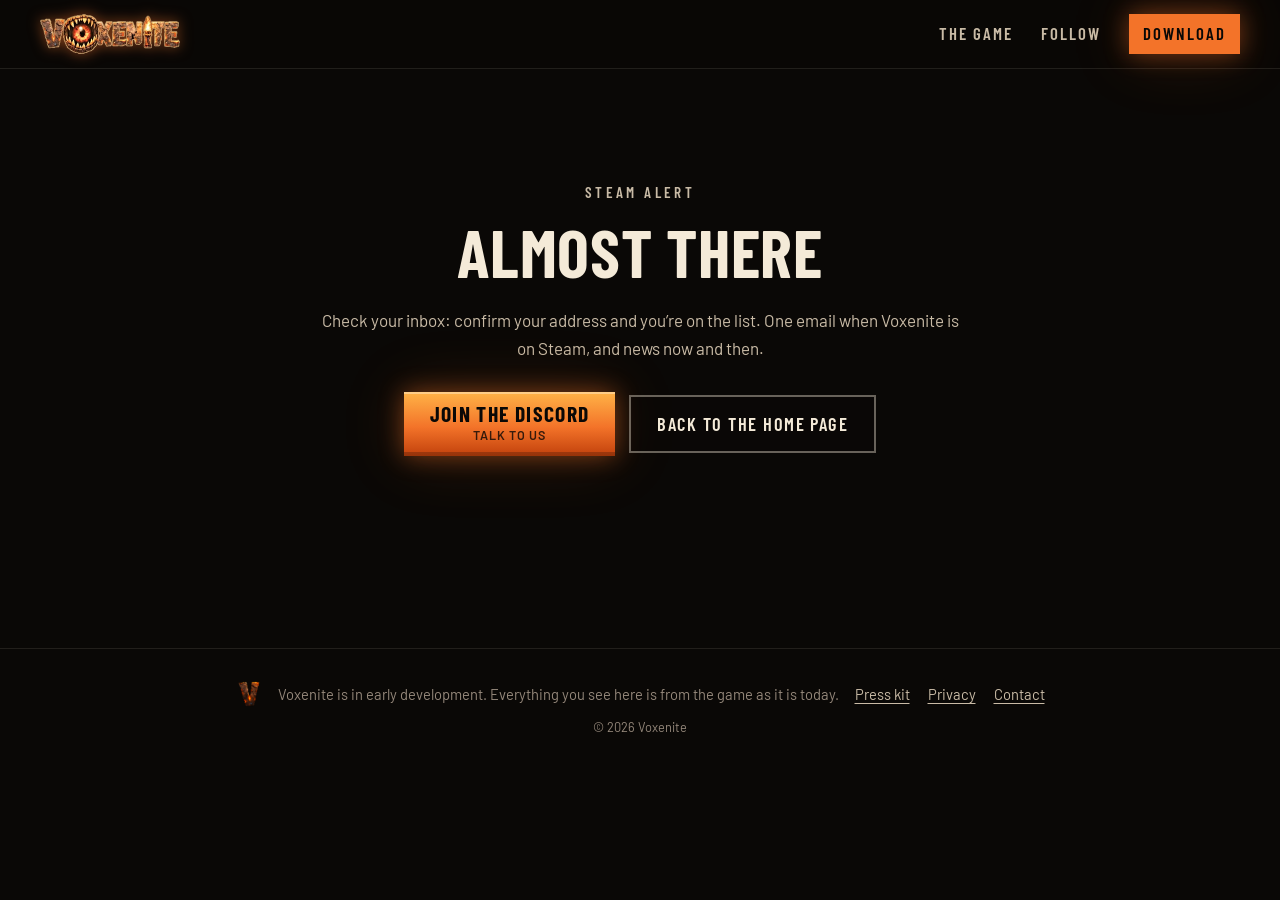
<file: thanks.html>
<!doctype html>
<html lang="en">
<head>
  <meta charset="utf-8">
  <meta name="viewport" content="width=device-width, initial-scale=1">
  <title>Almost there | Voxenite</title>
  <meta name="description" content="Confirm your address and you will get one email when Voxenite is on Steam.">
  <meta name="robots" content="noindex">
  <meta name="theme-color" content="#0a0806">
  <link rel="icon" type="image/png" href="icon.png">
  <link rel="preconnect" href="https://fonts.googleapis.com">
  <link rel="preconnect" href="https://fonts.gstatic.com" crossorigin>
  <link rel="stylesheet" href="https://fonts.googleapis.com/css2?family=Barlow+Condensed:wght@500;600;700&family=Barlow:wght@400;500;600&display=swap">
  <link rel="stylesheet" href="styles.css">
  <script data-goatcounter="https://voxenite.goatcounter.com/count" async src="https://gc.zgo.at/count.js"></script>
  <script src="count.js" defer></script>
</head>
<body>

<header class="top scrolled" id="top">
  <a class="brand" href="./" aria-label="Voxenite home">
    <img class="brand-word" src="media/wordmark-eye-header.webp" alt="Voxenite" width="280" height="80">
  </a>
  <nav aria-label="Sections">
    <a class="nav-opt" href="./#game">The game</a>
    <a class="nav-opt" href="./#follow">Follow</a>
    <a class="nav-live" href="./#download">Download</a>
  </nav>
</header>

<main>
  <section class="thanks" aria-labelledby="thanks-title">
    <p class="eyebrow">Steam alert</p>
    <h1 id="thanks-title">Almost there</h1>
    <p>Check your inbox: confirm your address and you&rsquo;re on the list.
      One email when Voxenite is on Steam, and news now and then.</p>
    <div class="cta">
      <a class="btn btn-ember" href="https://discord.gg/dFGptHET6g" rel="noopener">
        <span class="btn-label">Join the Discord</span>
        <span class="btn-sub">Talk to us</span>
      </a>
      <a class="btn btn-ghost" href="./">Back to the home page</a>
    </div>
  </section>
</main>

<footer>
  <img src="icon.png" alt="" width="26" height="26">
  <p>Voxenite is in early development. Everything you see here is from the game as it is today.</p>
  <p class="foot-links"><a href="press.html">Press kit</a> <a href="privacy.html">Privacy</a> <a href="mailto:voxenitegame@gmail.com">Contact</a></p>
  <p class="copy">&copy; 2026 Voxenite</p>
</footer>

</body>
</html>
</file>
<file: styles.css>
/* Voxenite site, in the brand's look: the cracked-stone VOXENITE lettering
   with the eye O and the torch I (S1-10), whose V alone is the game's icon
   (M3-140).
   Ember follows elementary OS Orange (#f37329) and Banana (#f9c440), the
   woods Cocoa (#715344). Stepped edges echo the 0.125 m voxel grid. */

:root {
  --char: #0a0806;
  --char-2: #120e0b;
  --char-3: #1b1511;
  --line: rgba(244, 234, 216, 0.1);
  --cream: #f4ead8;
  --cream-dim: #c9bba6;
  --muted: #94877a;
  --ember: #f37329;
  --ember-hot: #ffb347;
  --ember-deep: #c2410c;
  --glow: 0 0 24px rgba(243, 115, 41, 0.45), 0 0 64px rgba(243, 115, 41, 0.18);
  --step: 8px;
  --head: "Barlow Condensed", "Arial Narrow", "Roboto Condensed", system-ui, sans-serif;
  --body: "Barlow", system-ui, -apple-system, "Segoe UI", Roboto, sans-serif;
  --wrap: 1180px;
  color-scheme: dark;
}

* { box-sizing: border-box; }

html { scroll-behavior: smooth; }

body {
  margin: 0;
  background: var(--char);
  color: var(--cream);
  font: 400 1.0625rem/1.65 var(--body);
  -webkit-font-smoothing: antialiased;
}

img, video { display: block; max-width: 100%; }

a { color: inherit; }

h1, h2, h3 {
  font-family: var(--head);
  font-weight: 700;
  line-height: 1.02;
  letter-spacing: 0.01em;
  text-wrap: balance;
  margin: 0;
}

h2 { font-size: clamp(2.2rem, 4.6vw, 3.6rem); text-transform: uppercase; }

p { margin: 0; }

.eyebrow, .num {
  font-family: var(--head);
  font-weight: 600;
  font-size: 0.95rem;
  letter-spacing: 0.22em;
  text-transform: uppercase;
  color: var(--ember-hot);
}

/* A voxel-stepped outline: three 8 px steps cut from each corner. */
.stepped, .clip {
  clip-path: polygon(
    0 calc(var(--step) * 3), var(--step) calc(var(--step) * 3), var(--step) calc(var(--step) * 2),
    calc(var(--step) * 2) calc(var(--step) * 2), calc(var(--step) * 2) var(--step), calc(var(--step) * 3) var(--step),
    calc(var(--step) * 3) 0,
    calc(100% - var(--step) * 3) 0, calc(100% - var(--step) * 3) var(--step), calc(100% - var(--step) * 2) var(--step),
    calc(100% - var(--step) * 2) calc(var(--step) * 2), calc(100% - var(--step)) calc(var(--step) * 2),
    calc(100% - var(--step)) calc(var(--step) * 3), 100% calc(var(--step) * 3),
    100% calc(100% - var(--step) * 3), calc(100% - var(--step)) calc(100% - var(--step) * 3),
    calc(100% - var(--step)) calc(100% - var(--step) * 2), calc(100% - var(--step) * 2) calc(100% - var(--step) * 2),
    calc(100% - var(--step) * 2) calc(100% - var(--step)), calc(100% - var(--step) * 3) calc(100% - var(--step)),
    calc(100% - var(--step) * 3) 100%,
    calc(var(--step) * 3) 100%, calc(var(--step) * 3) calc(100% - var(--step)), calc(var(--step) * 2) calc(100% - var(--step)),
    calc(var(--step) * 2) calc(100% - var(--step) * 2), var(--step) calc(100% - var(--step) * 2),
    var(--step) calc(100% - var(--step) * 3), 0 calc(100% - var(--step) * 3)
  );
}

/* ---- Header ---------------------------------------------------------- */

.top {
  position: fixed;
  inset: 0 0 auto 0;
  z-index: 20;
  display: flex;
  align-items: center;
  justify-content: space-between;
  gap: 16px;
  padding: calc(14px + env(safe-area-inset-top, 0px)) clamp(16px, 4vw, 40px) 14px;
  transition: background 0.3s, box-shadow 0.3s;
}

.top.scrolled {
  background: rgba(10, 8, 6, 0.86);
  backdrop-filter: blur(10px);
  box-shadow: 0 1px 0 var(--line);
}

.brand { display: flex; align-items: center; gap: 10px; text-decoration: none; }
/* The header's small lettering is lifted and rimmed to read on the dark bar (S1-10). */
.brand-word { width: 140px; height: auto; filter: drop-shadow(0 0 7px rgba(243, 115, 41, 0.55)); }

.top nav { display: flex; align-items: center; gap: clamp(12px, 2.4vw, 28px); }

.top nav a {
  font-family: var(--head);
  font-weight: 600;
  font-size: 1.05rem;
  letter-spacing: 0.12em;
  text-transform: uppercase;
  text-decoration: none;
  color: var(--cream-dim);
}

.top nav a:hover { color: var(--cream); }

.top nav .nav-live {
  color: var(--char);
  background: var(--ember);
  padding: 6px 14px;
  box-shadow: var(--glow);
}

.top nav .nav-live:hover { color: var(--char); background: var(--ember-hot); }

/* ---- Hero ------------------------------------------------------------- */

.hero {
  position: relative;
  min-height: 100svh;
  display: flex;
  align-items: flex-end;
  overflow: hidden;
  color: var(--char);
}

.hero-video {
  position: absolute;
  inset: 0;
  width: 100%;
  height: 100%;
  object-fit: cover;
}

.hero-shade {
  position: absolute;
  inset: 0;
  background:
    linear-gradient(180deg, rgba(10, 8, 6, 0.55) 0%, rgba(10, 8, 6, 0) 22%),
    linear-gradient(0deg, rgba(10, 8, 6, 0.96) 4%, rgba(10, 8, 6, 0.5) 42%, rgba(10, 8, 6, 0) 70%),
    radial-gradient(120% 80% at 18% 100%, rgba(10, 8, 6, 0.55), transparent 60%);
}

.hero-inner {
  position: relative;
  z-index: 2;
  width: 100%;
  max-width: var(--wrap);
  margin: 0 auto;
  padding: 0 clamp(16px, 4vw, 40px) clamp(96px, 14vh, 150px);
  color: var(--cream);
}

.hero-word {
  width: min(760px, 86vw);
  height: auto;
  margin: 14px 0 22px -0.4%;
  filter: drop-shadow(0 6px 30px rgba(0, 0, 0, 0.6));
}

/* Pulled up into the margin under the wordmark, so it reads as part of it. */
.made-by {
  margin: -16px 0 16px;
  font-size: 0.9rem;
  color: var(--cream-dim);
  text-shadow: 0 2px 16px rgba(0, 0, 0, 0.7);
}

.hero-line {
  font-size: clamp(1.15rem, 2.1vw, 1.45rem);
  line-height: 1.5;
  color: var(--cream);
  max-width: 34em;
  text-shadow: 0 2px 16px rgba(0, 0, 0, 0.7);
}

.hero-line strong { color: var(--ember-hot); font-weight: 600; }

.cta { display: flex; flex-wrap: wrap; align-items: center; gap: 14px; margin-top: 30px; }

.soon { margin-top: 18px; font-size: 0.95rem; color: var(--cream-dim); }
.soon a { color: var(--ember-hot); font-weight: 600; text-underline-offset: 3px; }

.horizon {
  position: absolute;
  left: 0;
  right: 0;
  bottom: -1px;
  width: 100%;
  height: clamp(26px, 4vw, 64px);
  color: var(--char);
  z-index: 1;
}

/* Embers rising from the bottom of the hero, as from the brand's cut. */
.embers { position: absolute; inset: 0; z-index: 1; pointer-events: none; }

.embers i {
  position: absolute;
  bottom: -12px;
  width: 4px;
  height: 4px;
  background: var(--ember-hot);
  box-shadow: 0 0 8px 2px rgba(243, 115, 41, 0.8);
  opacity: 0;
  animation: rise 9s linear infinite;
}

.embers i:nth-child(1)  { left: 6%;  animation-delay: 0s;   animation-duration: 10s; }
.embers i:nth-child(2)  { left: 14%; animation-delay: 3.2s; }
.embers i:nth-child(3)  { left: 23%; animation-delay: 6.1s; animation-duration: 11s; }
.embers i:nth-child(4)  { left: 31%; animation-delay: 1.4s; width: 3px; height: 3px; }
.embers i:nth-child(5)  { left: 42%; animation-delay: 4.8s; animation-duration: 12s; }
.embers i:nth-child(6)  { left: 51%; animation-delay: 7.5s; width: 3px; height: 3px; }
.embers i:nth-child(7)  { left: 60%; animation-delay: 2.2s; animation-duration: 10.5s; }
.embers i:nth-child(8)  { left: 68%; animation-delay: 5.6s; }
.embers i:nth-child(9)  { left: 77%; animation-delay: 0.8s; animation-duration: 12.5s; width: 3px; height: 3px; }
.embers i:nth-child(10) { left: 84%; animation-delay: 6.8s; }
.embers i:nth-child(11) { left: 91%; animation-delay: 3.9s; animation-duration: 11.5s; }
.embers i:nth-child(12) { left: 97%; animation-delay: 8.4s; width: 3px; height: 3px; }

@keyframes rise {
  0%   { transform: translate(0, 0); opacity: 0; }
  8%   { opacity: 0.95; }
  50%  { transform: translate(18px, -40vh); opacity: 0.7; }
  100% { transform: translate(-10px, -82vh); opacity: 0; }
}

/* ---- Buttons ---------------------------------------------------------- */

.btn {
  display: inline-flex;
  flex-direction: column;
  justify-content: center;
  min-height: 58px;
  padding: 10px 26px;
  text-decoration: none;
  font-family: var(--head);
  text-transform: uppercase;
  letter-spacing: 0.08em;
  transition: transform 0.15s, box-shadow 0.2s, background 0.2s;
}

.btn:hover { transform: translateY(-2px); }

.btn-ember {
  color: var(--char);
  background: linear-gradient(180deg, var(--ember-hot), var(--ember) 55%, var(--ember-deep));
  box-shadow: var(--glow), inset 0 -4px 0 rgba(0, 0, 0, 0.22), inset 0 2px 0 rgba(255, 255, 255, 0.35);
}

.btn-ember:hover { box-shadow: 0 0 34px rgba(243, 115, 41, 0.7), 0 0 90px rgba(243, 115, 41, 0.3), inset 0 -4px 0 rgba(0, 0, 0, 0.22), inset 0 2px 0 rgba(255, 255, 255, 0.35); }

.btn-label { font-size: 1.35rem; font-weight: 700; line-height: 1.1; }
.btn-sub { font-family: var(--body); font-size: 0.78rem; font-weight: 600; letter-spacing: 0.06em; opacity: 0.8; }

.btn-ghost {
  color: var(--cream);
  font-size: 1.15rem;
  font-weight: 600;
  border: 2px solid rgba(244, 234, 216, 0.4);
  background: rgba(10, 8, 6, 0.35);
}

.btn-ghost:hover { border-color: var(--cream); }

/* ---- Scale ------------------------------------------------------------ */

.scale {
  max-width: var(--wrap);
  margin: 0 auto;
  padding: clamp(64px, 10vw, 120px) clamp(16px, 4vw, 40px);
  display: grid;
  grid-template-columns: minmax(0, 0.9fr) minmax(0, 1.1fr);
  align-items: center;
  gap: clamp(32px, 6vw, 80px);
}

.scale-art { position: relative; justify-self: center; width: min(340px, 80vw); }
.cube { width: 100%; height: auto; filter: drop-shadow(0 30px 40px rgba(0, 0, 0, 0.6)); }

.scale-tag {
  position: absolute;
  right: 2%;
  bottom: 12%;
  font-family: var(--head);
  font-weight: 700;
  font-size: 1.1rem;
  letter-spacing: 0.1em;
  color: var(--cream-dim);
  border-top: 2px solid var(--cream-dim);
  padding-top: 2px;
}

.scale-copy h2 { margin: 12px 0 20px; }
.scale-copy .big { color: var(--ember); text-shadow: 0 0 30px rgba(243, 115, 41, 0.35); }
.scale-copy p:last-child { color: var(--cream-dim); max-width: 36em; }

/* ---- Features --------------------------------------------------------- */

.features {
  max-width: var(--wrap);
  margin: 0 auto;
  padding: 0 clamp(16px, 4vw, 40px) clamp(40px, 6vw, 80px);
  display: grid;
  gap: clamp(64px, 9vw, 120px);
}

.feature {
  display: grid;
  grid-template-columns: minmax(0, 1.25fr) minmax(0, 0.75fr);
  align-items: center;
  gap: clamp(28px, 5vw, 64px);
}

.feature.flip { grid-template-columns: minmax(0, 0.75fr) minmax(0, 1.25fr); }
.feature.flip .clip { order: 2; }

.clip {
  margin: 0;
  position: relative;
  aspect-ratio: 16 / 9;
  max-width: 100%;
  background: var(--char-3);
}

.clip video, .clip img { width: 100%; height: 100%; object-fit: cover; }

.clip::after {
  content: "";
  position: absolute;
  inset: 0;
  box-shadow: inset 0 0 0 1px rgba(244, 234, 216, 0.12), inset 0 -60px 80px -40px rgba(10, 8, 6, 0.5);
  pointer-events: none;
}

.feature-copy { min-width: 0; }
.feature-copy h2 { margin: 10px 0 18px; font-size: clamp(2rem, 3.8vw, 3rem); }
.feature-copy p:last-child { color: var(--cream-dim); }

/* ---- Download --------------------------------------------------------- */

.download {
  margin-top: clamp(40px, 6vw, 80px);
  padding: clamp(64px, 9vw, 110px) clamp(16px, 4vw, 40px);
  background:
    radial-gradient(70% 90% at 25% 40%, rgba(243, 115, 41, 0.13), transparent 70%),
    linear-gradient(180deg, var(--char-2), var(--char));
  border-top: 1px solid var(--line);
  scroll-margin-top: 48px;
}

.download-inner {
  max-width: var(--wrap);
  margin: 0 auto;
  display: grid;
  grid-template-columns: minmax(0, 1fr) minmax(0, 1fr);
  align-items: start;
  gap: clamp(32px, 5vw, 64px);
}

.download-copy h2 { margin: 12px 0 18px; }
.download-copy > p:not(.eyebrow) { color: var(--cream-dim); max-width: 30em; }
.download-copy .btn { margin-top: 28px; }
.download-copy .download-buy { margin-top: 18px; font-size: 0.95rem; }
.download-buy a { color: var(--ember-hot); font-weight: 600; text-underline-offset: 3px; }
.download-copy .download-platforms { margin-top: 12px; color: var(--cream-dim); font-size: 0.9rem; }
.download-warn {
  margin-top: 22px;
  max-width: 34em;
  padding: 14px 18px;
  border-left: 3px solid var(--ember-hot);
  border-radius: 6px;
  background: rgba(243, 115, 41, 0.08);
  color: var(--cream-dim);
  font-size: 0.95rem;
}
.download-warn p { margin: 0; }
.download-warn p + p { margin-top: 10px; }
.download-warn strong { color: var(--cream); font-weight: 600; }
.download-warn a { color: var(--ember-hot); font-weight: 600; text-underline-offset: 3px; }

.download-copy .download-heads-up {
  margin-top: 14px;
  max-width: 30em;
  color: var(--cream);
  font-size: 0.95rem;
}
.download-heads-up strong { color: var(--ember-hot); font-weight: 600; }

/* The after-click guide (download_help.js): opens as the download starts, so
   a player who skips the page still sees what Windows will ask. */
.dl-guide {
  width: min(560px, calc(100vw - 32px));
  max-height: calc(100vh - 32px);
  padding: 0;
  border: 1px solid var(--line);
  border-top: 3px solid var(--ember);
  border-radius: 10px;
  background: var(--char-2);
  color: var(--cream);
  box-shadow: 0 24px 80px rgba(0, 0, 0, 0.6);
}
.dl-guide::backdrop { background: rgba(10, 8, 6, 0.72); }
.dl-guide-inner { padding: 24px 24px 22px; }
.dl-guide h2 { margin: 8px 0 8px; font-family: var(--head); font-size: 2rem; text-transform: uppercase; line-height: 1.05; }
.dl-guide-lead { margin: 0 0 6px; color: var(--cream-dim); font-size: 0.95rem; }
.dl-guide-steps { margin: 0; padding-left: 1.3em; color: var(--cream-dim); font-size: 0.97rem; }
.dl-guide-steps li { margin-top: 12px; padding-left: 4px; }
.dl-guide-steps li::marker { color: var(--ember-hot); font-weight: 700; }
.dl-guide-steps strong { color: var(--cream); font-weight: 600; }
.dl-guide-picture {
  display: grid;
  gap: 6px;
  margin-top: 10px;
  padding: 14px 16px 12px;
  border-radius: 4px;
  background: #0f5ea8;
  color: #fff;
  font-family: "Segoe UI", system-ui, sans-serif;
  font-size: 0.8rem;
  line-height: 1.35;
}
.dl-pic-title { font-size: 1.15rem; font-weight: 300; }
.dl-pic-text { opacity: 0.9; }
.dl-pic-link { text-decoration: underline; font-weight: 600; outline: 2px solid var(--ember-hot); outline-offset: 2px; justify-self: start; border-radius: 2px; }
.dl-pic-buttons { display: flex; justify-content: flex-end; gap: 8px; margin-top: 6px; }
.dl-pic-btn { padding: 4px 14px; border: 1px solid rgba(255, 255, 255, 0.85); }
.dl-pic-run { outline: 2px solid var(--ember-hot); outline-offset: 2px; }
.dl-guide-note { display: block; margin-top: 4px; color: var(--muted); font-size: 0.8rem; }
.dl-guide-sac {
  margin-top: 18px;
  padding: 10px 14px;
  border-left: 3px solid var(--ember-hot);
  border-radius: 6px;
  background: rgba(243, 115, 41, 0.08);
  color: var(--cream-dim);
  font-size: 0.9rem;
}
.dl-guide-sac p { margin: 0; }
.dl-guide-sac strong { color: var(--cream); font-weight: 600; }
.dl-guide-sac a { color: var(--ember-hot); font-weight: 600; text-underline-offset: 3px; }
.dl-guide-ok { margin-top: 20px; }

.download-how h3 {
  font-family: var(--head);
  font-size: 1.35rem;
  font-weight: 600;
  text-transform: uppercase;
  letter-spacing: 0.02em;
  margin: 0 0 14px;
}
.download-how h3:not(:first-child) { margin-top: 34px; }

.download-steps, .download-needs { margin: 0; padding-left: 1.3em; color: var(--cream-dim); }
.download-steps li, .download-needs li { margin-top: 10px; padding-left: 4px; }
.download-steps strong { color: var(--cream); font-weight: 600; }
.download-steps li::marker { color: var(--ember-hot); font-weight: 700; }
.download-needs { font-size: 0.95rem; }

/* ---- Follow ----------------------------------------------------------- */

.follow {
  max-width: var(--wrap);
  margin: 0 auto;
  padding: clamp(64px, 9vw, 110px) clamp(16px, 4vw, 40px);
  text-align: center;
}

.follow h2 { margin: 12px 0 34px; }

.follow-links {
  list-style: none;
  margin: 0;
  padding: 0;
  display: flex;
  flex-wrap: wrap;
  justify-content: center;
  gap: 12px;
}

.follow-links li { flex: 1 1 150px; max-width: 176px; }
.follow-links { max-width: 760px; margin-inline: auto; }
.press .follow-links { margin-inline: 0; }

.follow-links a {
  height: 100%;
  display: flex;
  flex-direction: column;
  gap: 2px;
  padding: 18px 16px;
  text-decoration: none;
  background: var(--char-3);
  border: 1px solid var(--line);
  border-bottom: 3px solid rgba(243, 115, 41, 0.45);
  transition: border-color 0.2s, background 0.2s, transform 0.15s;
}

.follow-links a:hover { background: #241b15; border-bottom-color: var(--ember); transform: translateY(-2px); }

.follow-links span {
  font-family: var(--head);
  font-weight: 700;
  font-size: 1.4rem;
  letter-spacing: 0.06em;
  text-transform: uppercase;
}

.follow-links small { color: var(--muted); font-size: 0.85rem; }

/* ---- Sign-up ---------------------------------------------------------- */

.signup {
  max-width: 660px;
  margin: 56px auto 0;
  padding: clamp(24px, 4vw, 36px) clamp(16px, 4vw, 40px);
  background: var(--char-3);
  border: 1px solid var(--line);
  border-bottom: 3px solid var(--ember);
  scroll-margin-top: 96px;
}

.signup h3 {
  font-size: clamp(1.6rem, 3.2vw, 2.2rem);
  text-transform: uppercase;
  margin-bottom: 20px;
}

.signup-row { display: flex; gap: 10px; }

.signup-row input {
  flex: 1 1 auto;
  min-width: 0;
  min-height: 58px;
  padding: 0 18px;
  font: 500 1.05rem var(--body);
  color: var(--cream);
  background: var(--char);
  border: 2px solid rgba(244, 234, 216, 0.25);
  border-radius: 0;
}

.signup-row input::placeholder { color: var(--muted); }
.signup-row input:focus { outline: none; border-color: var(--ember); box-shadow: 0 0 0 3px rgba(243, 115, 41, 0.25); }
.signup-row .btn { flex: 0 0 auto; align-items: center; border: 0; cursor: pointer; }
.signup-note { margin-top: 14px; font-size: 0.9rem; color: var(--muted); }

.visually-hidden {
  position: absolute;
  width: 1px;
  height: 1px;
  margin: -1px;
  overflow: hidden;
  clip: rect(0 0 0 0);
  white-space: nowrap;
}

/* ---- Thanks page ------------------------------------------------------ */

.thanks {
  max-width: 720px;
  min-height: 72vh;
  margin: 0 auto;
  padding: clamp(120px, 16vw, 180px) clamp(16px, 4vw, 40px) clamp(64px, 9vw, 110px);
  text-align: center;
}

.thanks h1 { font-size: clamp(2.6rem, 6vw, 4.2rem); text-transform: uppercase; margin: 12px 0 20px; }
.thanks p { color: var(--cream-dim); }
.thanks .cta { justify-content: center; }

/* ---- Press kit page --------------------------------------------------- */

.press {
  max-width: var(--wrap);
  margin: 0 auto;
  padding: clamp(110px, 14vw, 160px) clamp(16px, 4vw, 40px) clamp(64px, 9vw, 110px);
}

.press-head h1 { font-size: clamp(3rem, 9vw, 5.6rem); text-transform: uppercase; margin: 12px 0 18px; }
.press-lead { font-size: clamp(1.1rem, 2vw, 1.35rem); line-height: 1.5; max-width: 34em; }
.press-lead strong { color: var(--ember-hot); font-weight: 600; }

.press-jump { display: flex; flex-wrap: wrap; gap: 8px 10px; margin-top: 28px; }

.press-jump a {
  font-family: var(--head);
  font-weight: 600;
  font-size: 1rem;
  letter-spacing: 0.12em;
  text-transform: uppercase;
  text-decoration: none;
  color: var(--cream-dim);
  padding: 6px 14px;
  background: var(--char-3);
  border: 1px solid var(--line);
}

.press-jump a:hover { color: var(--cream); border-color: rgba(243, 115, 41, 0.6); }

.press-block { padding-top: clamp(56px, 8vw, 96px); scroll-margin-top: 64px; }
.press-block > h2 { margin-bottom: 26px; }

.press-sub {
  font-size: 1.5rem;
  text-transform: uppercase;
  letter-spacing: 0.06em;
  margin: 36px 0 16px;
}

.press-note { color: var(--muted); margin: -8px 0 26px; max-width: 42em; }
.press-keyart { margin: 26px 0 0; }

.facts a, .press-copy a, .press-note a {
  color: var(--cream);
  text-decoration-color: rgba(243, 115, 41, 0.7);
  text-underline-offset: 3px;
}

.facts {
  margin: 0;
  display: grid;
  grid-template-columns: repeat(auto-fill, minmax(min(100%, 250px), 1fr));
  gap: 12px;
}

.facts div {
  padding: 16px 18px;
  background: var(--char-3);
  border: 1px solid var(--line);
  border-bottom: 3px solid rgba(243, 115, 41, 0.45);
}

.facts dt {
  font-family: var(--head);
  font-weight: 600;
  font-size: 0.9rem;
  letter-spacing: 0.2em;
  text-transform: uppercase;
  color: var(--ember-hot);
}

.facts dd { margin: 4px 0 0; font-size: 1.08rem; overflow-wrap: anywhere; }

.press .follow-links { justify-content: flex-start; }

.press-about {
  display: grid;
  grid-template-columns: minmax(0, 1fr) minmax(0, 1fr);
  gap: clamp(28px, 5vw, 64px);
}

.press-copy p { color: var(--cream-dim); max-width: 34em; }
.press-copy p + p { margin-top: 16px; }

.press-features { list-style: none; margin: 0; padding: 0; display: grid; gap: 14px; }
.press-features li { position: relative; padding-left: 24px; color: var(--cream-dim); }
.press-features strong { color: var(--cream); font-weight: 600; }

.press-features li::before {
  content: "";
  position: absolute;
  left: 0;
  top: 0.62em;
  width: 8px;
  height: 8px;
  background: var(--ember);
  box-shadow: 0 0 8px rgba(243, 115, 41, 0.7);
}

.shots {
  display: grid;
  grid-template-columns: repeat(2, minmax(0, 1fr));
  gap: clamp(20px, 3vw, 32px);
}

.shots.clips { grid-template-columns: repeat(auto-fill, minmax(min(100%, 300px), 1fr)); }

.shot { margin: 0; min-width: 0; }

.shot-img {
  position: relative;
  display: block;
  aspect-ratio: 16 / 9;
  background: var(--char-3);
  overflow: hidden;
}

.shot-img img { width: 100%; height: 100%; object-fit: cover; transition: transform 0.4s; }
.shot-img:hover img { transform: scale(1.03); }

.shot figcaption, .logo-tile figcaption {
  display: flex;
  flex-wrap: wrap;
  justify-content: space-between;
  align-items: baseline;
  gap: 2px 16px;
  margin-top: 10px;
  font-size: 0.95rem;
  color: var(--cream-dim);
}

.dl {
  font-family: var(--head);
  font-weight: 600;
  font-size: 0.98rem;
  letter-spacing: 0.1em;
  text-transform: uppercase;
  text-decoration: none;
  white-space: nowrap;
  color: var(--ember-hot);
}

.dl::before { content: "\2193\00a0"; }
.dl:hover { color: var(--cream); }

.clip-play {
  position: absolute;
  left: 14px;
  bottom: 14px;
  width: 0;
  height: 0;
  border-left: 18px solid var(--ember);
  border-top: 11px solid transparent;
  border-bottom: 11px solid transparent;
  filter: drop-shadow(0 0 8px rgba(243, 115, 41, 0.9));
}

.logos {
  display: grid;
  grid-template-columns: repeat(auto-fill, minmax(min(100%, 260px), 1fr));
  gap: clamp(20px, 3vw, 32px);
}

.logo-tile { margin: 0; min-width: 0; }

.logo-art {
  display: flex;
  align-items: center;
  justify-content: center;
  height: 210px;
  padding: 24px;
  background: radial-gradient(80% 80% at 50% 50%, rgba(243, 115, 41, 0.1), transparent 70%), var(--char-3);
  border: 1px solid var(--line);
}

.logo-art img { max-height: 100%; width: auto; }

.press-contact { text-align: center; }
.press-contact h2 { margin: 12px 0 16px; }
.press-contact p:not(.eyebrow) { color: var(--cream-dim); }
.press-contact .cta { justify-content: center; }

/* ---- Footer ----------------------------------------------------------- */

footer {
  border-top: 1px solid var(--line);
  padding: 32px clamp(16px, 4vw, 40px) calc(32px + env(safe-area-inset-bottom, 0px));
  display: flex;
  flex-wrap: wrap;
  align-items: center;
  justify-content: center;
  gap: 10px 16px;
  color: var(--muted);
  font-size: 0.92rem;
  text-align: center;
}

footer .copy { flex-basis: 100%; font-size: 0.8rem; }
footer .foot-links { display: flex; gap: 18px; }
footer .foot-links a { color: var(--cream-dim); text-underline-offset: 3px; }
footer .foot-links a:hover { color: var(--cream); }

/* ---- Small screens ---------------------------------------------------- */

@media (max-width: 820px) {
  .top nav a:not(.nav-live) { display: none; }
  .scale, .feature, .feature.flip, .download-inner { grid-template-columns: minmax(0, 1fr); }
  .feature.flip .clip { order: 0; }
  .scale-art { width: min(260px, 70vw); }
  .press-about { grid-template-columns: minmax(0, 1fr); }
}

@media (max-width: 640px) {
  .shots { grid-template-columns: minmax(0, 1fr); }
}

@media (max-width: 540px) {
  .signup-row { flex-direction: column; }
}

/* Phones: the lettering at the old wordmark's width keeps Download on one line. */
@media (max-width: 420px) {
  .brand-word { width: 118px; }
}

/* ---- Checkout (buy.html, bought.html) -------------------------------- */

button.btn { border: 0; cursor: pointer; text-align: left; }
.bought-key {
  font-family: ui-monospace, "Cascadia Mono", Consolas, monospace;
  font-size: clamp(1.1rem, 4.6vw, 1.9rem);
  letter-spacing: 0.06em;
  color: var(--cream);
  padding: 16px 20px;
  background: var(--char-3);
  border: 1px solid var(--line);
  border-bottom: 3px solid rgba(243, 115, 41, 0.6);
  overflow-wrap: anywhere;
  user-select: all;
}
.bought-state { color: var(--ember-hot); margin-top: 14px; }
.bought-sandbox { color: var(--muted); margin-top: 10px; }
.buy-for-account { color: var(--ember-hot); }
.buy-for-account strong { color: var(--cream); font-weight: 600; overflow-wrap: anywhere; }
.link-button {
  display: inline; padding: 0; border: 0; background: none; cursor: pointer;
  font: inherit; color: var(--cream); text-decoration: underline;
  text-decoration-color: rgba(243, 115, 41, 0.7); text-underline-offset: 3px;
}
.bought-fell-back { color: var(--ember-hot); margin-bottom: 14px; }
#bought-owned p + p { margin-top: 14px; }
#bought-found h2 { margin: 40px 0 18px; }
#bought-found > p + p { margin-top: 14px; }
#bought-missing p + p { margin-top: 14px; }
#bought-missing a, #bought-found ol a { color: var(--cream); text-decoration-color: rgba(243, 115, 41, 0.7); text-underline-offset: 3px; }

@media (prefers-reduced-motion: reduce) {
  html { scroll-behavior: auto; }
  .embers { display: none; }
  .btn, .follow-links a, .shot-img img { transition: none; }
}

/* ---- Refresh (2026-11-10): focus, skip link, topics, motion toggle ---- */

/* A visible ring on every control reached by keyboard, ember on the dark. */
:focus-visible {
  outline: 3px solid var(--ember-hot);
  outline-offset: 3px;
}
.btn:focus-visible, .follow-links a:focus-visible { outline-offset: 4px; }
.signup-row input:focus-visible { outline: none; }

.skip {
  position: absolute;
  left: 16px;
  top: -80px;
  z-index: 40;
  padding: 10px 16px;
  background: var(--ember);
  color: var(--char);
  font-family: var(--head);
  font-weight: 700;
  letter-spacing: 0.08em;
  text-transform: uppercase;
  text-decoration: none;
}
.skip:focus { top: 12px; }

.hero { background: var(--char-3) center / cover no-repeat url("media/hero-pond.jpg"); }

/* Pause for the hero's moving picture and the clips (WCAG 2.2.2). */
.motion-toggle {
  position: absolute;
  right: clamp(16px, 4vw, 40px);
  bottom: clamp(44px, 7vw, 84px);
  z-index: 3;
  display: inline-flex;
  align-items: center;
  gap: 8px;
  min-height: 40px;
  padding: 8px 14px;
  border: 1px solid rgba(244, 234, 216, 0.35);
  background: rgba(10, 8, 6, 0.55);
  color: var(--cream);
  font: 600 0.82rem var(--body);
  letter-spacing: 0.04em;
  cursor: pointer;
}
.motion-toggle:hover { border-color: var(--cream); }
.motion-icon { width: 10px; height: 12px; border-left: 3px solid currentColor; border-right: 3px solid currentColor; }
.motion-toggle[aria-pressed="true"] .motion-icon {
  border: 0;
  border-left: 10px solid currentColor;
  border-top: 6px solid transparent;
  border-bottom: 6px solid transparent;
}

/* The features' index: one chip per topic, under the scale section. */
.topics {
  display: flex;
  flex-wrap: wrap;
  justify-content: center;
  gap: 8px 10px;
  margin-bottom: clamp(-24px, -2vw, -8px);
}
.topics a {
  font-family: var(--head);
  font-weight: 600;
  font-size: 1rem;
  letter-spacing: 0.12em;
  text-transform: uppercase;
  text-decoration: none;
  color: var(--cream-dim);
  padding: 6px 14px;
  background: var(--char-3);
  border: 1px solid var(--line);
  border-bottom: 2px solid rgba(243, 115, 41, 0.45);
}
.topics a:hover { color: var(--cream); border-bottom-color: var(--ember); }

.feature { scroll-margin-top: 88px; }
.feature-copy h3 {
  margin: 10px 0 18px;
  font-size: clamp(2rem, 3.8vw, 3rem);
  text-transform: uppercase;
}
.feature-copy p:last-child { max-width: 32em; }

/* Legal and checkout pages: lists and readable measure. */
.press-block ul, .press-block ol { padding-left: 1.3em; color: var(--cream-dim); }
.press-block li + li { margin-top: 8px; }
.press-block > p { max-width: 40em; }
.press-block > p + p { margin-top: 14px; }
.press-block > h2 + p, .press-block > h2 + ul { margin-top: 0; }
.press-block a { text-underline-offset: 3px; text-decoration-color: rgba(243, 115, 41, 0.7); }

@media (max-width: 820px) {
  .top nav .nav-opt { display: none; }
  .top nav a:not(.nav-live):not(.nav-opt) { display: inline; font-size: 0.95rem; }
  .feature-copy h3 { font-size: clamp(1.8rem, 8vw, 2.4rem); }
  .motion-toggle { bottom: 40px; padding: 6px 10px; }
  .hero-inner { padding-bottom: 104px; }
}

@media (prefers-reduced-motion: reduce) {
  .motion-toggle { display: none; }
}

/* On a tall phone screen the hero shows a narrow slice: keep the banks and the pond's near edge in it. */
@media (max-aspect-ratio: 1/1) {
  .hero-video { object-position: 28% 50%; }
  .hero { background-position: 28% 50%; }
}
footer .foot-links { flex-wrap: wrap; justify-content: center; row-gap: 6px; }
footer .foot-links a { white-space: nowrap; }
</file>
